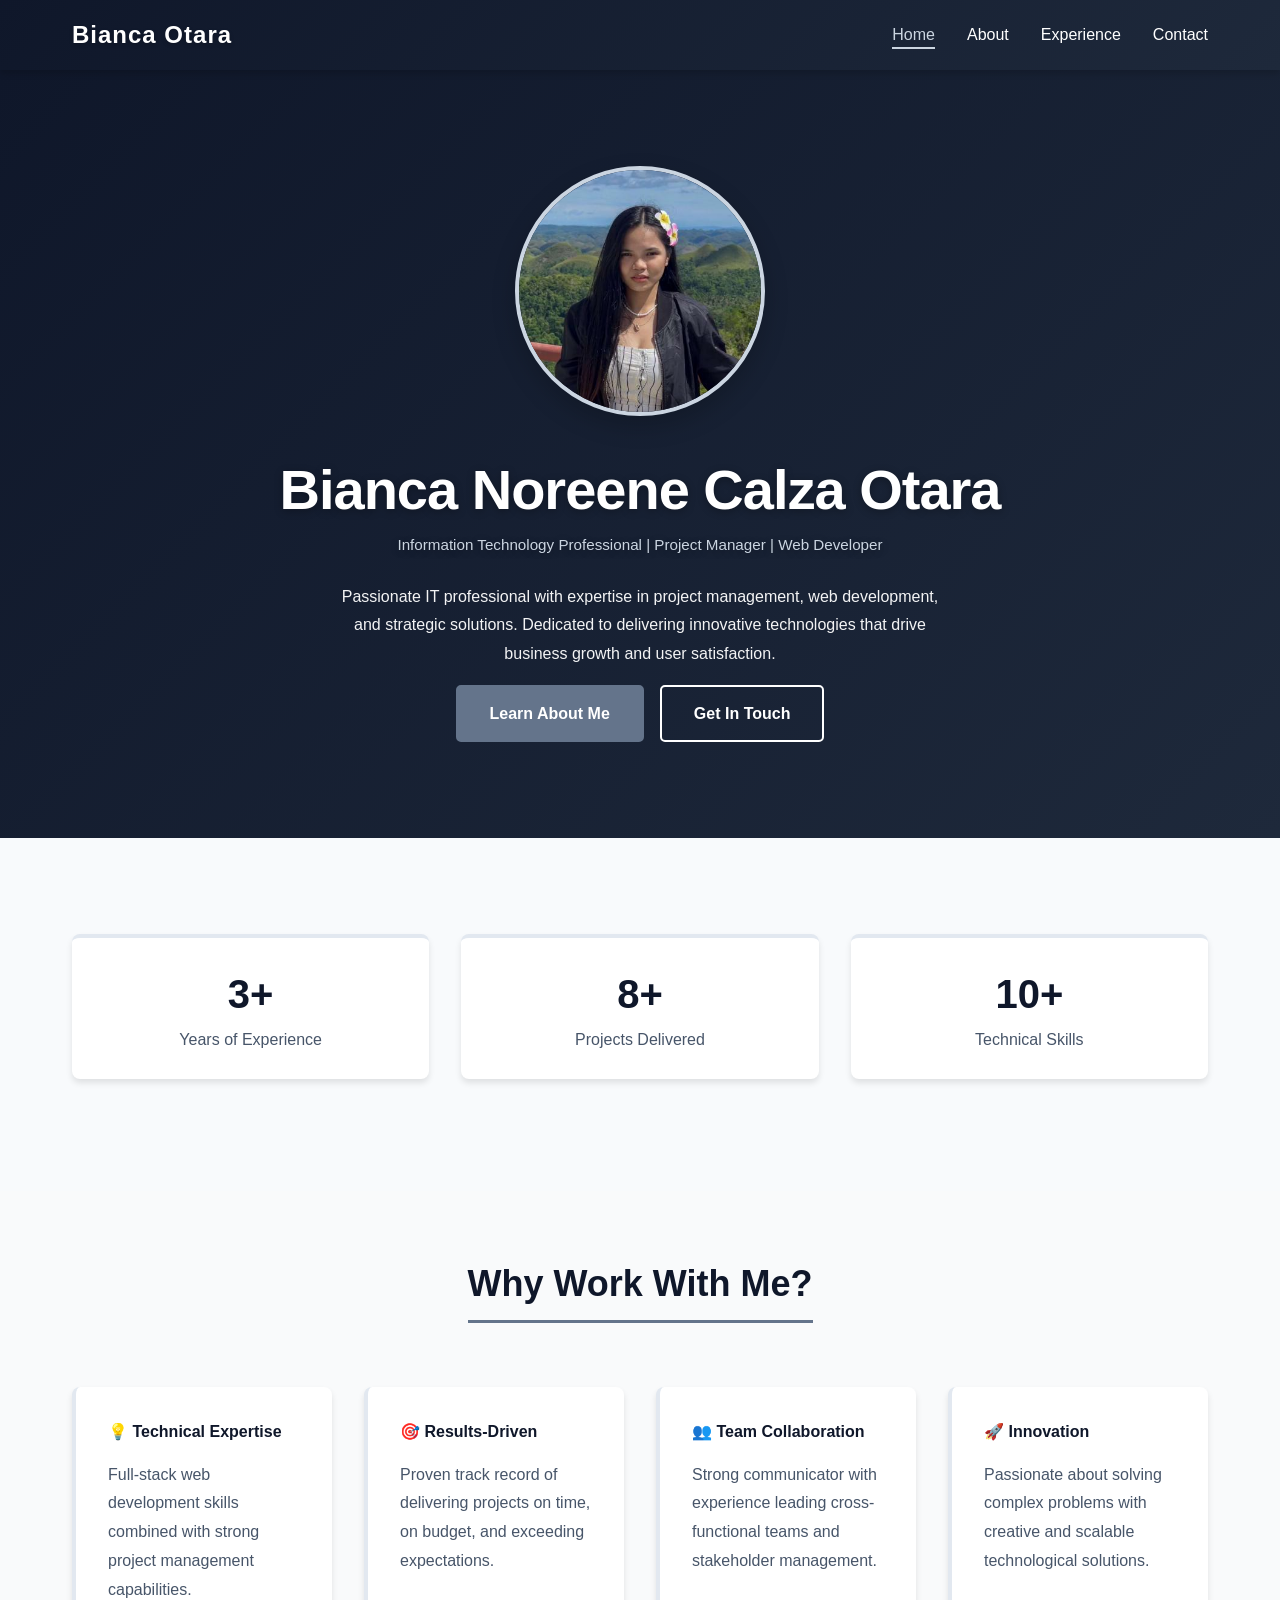
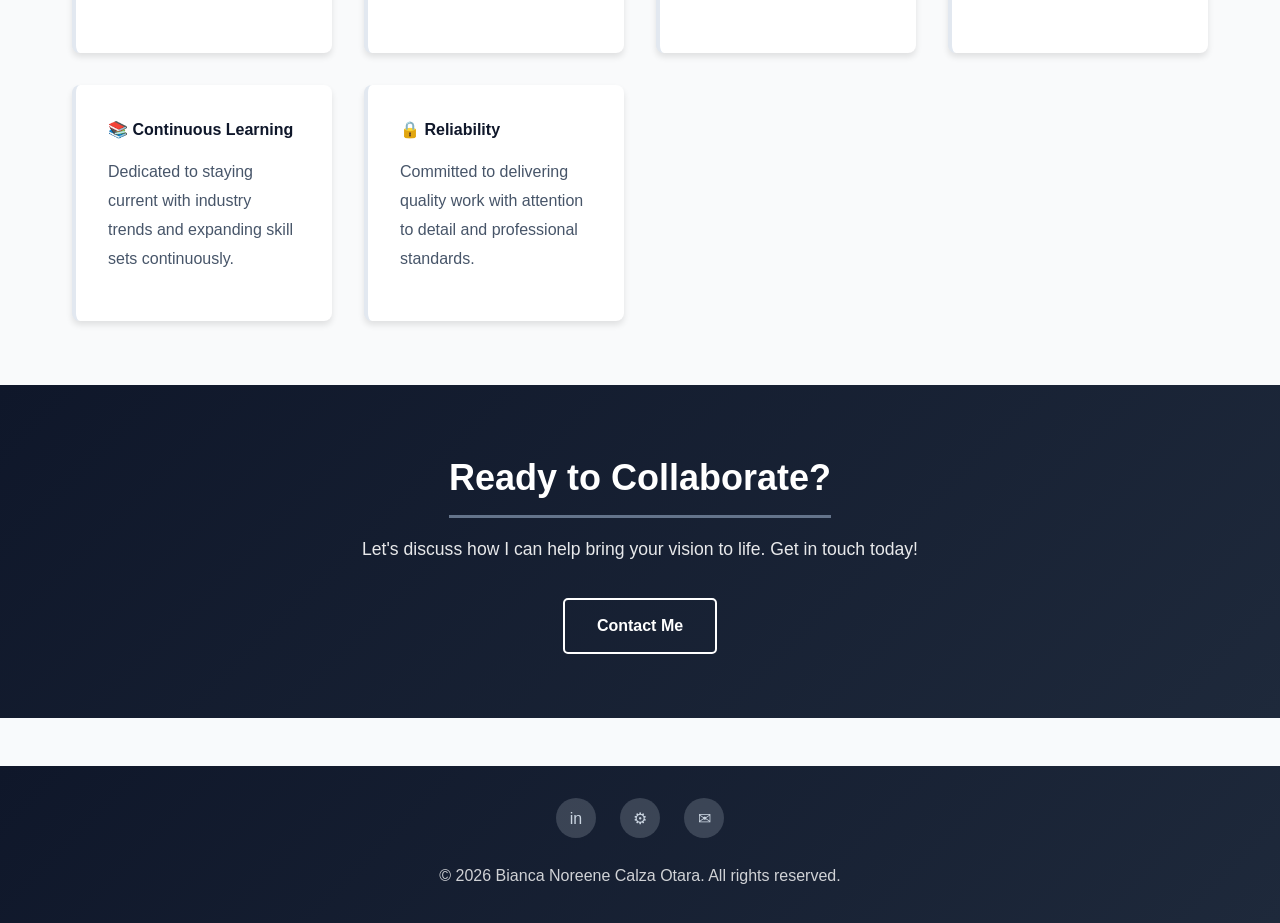
<file: index.html>
<!DOCTYPE html>
<html lang="en">
<head>
    <meta charset="UTF-8">
    <meta name="viewport" content="width=device-width, initial-scale=1.0">
    <title>Bianca Noreene Calza Otara - Portfolio</title>
    <link rel="stylesheet" href="assets/css/style.css">
</head>
<body>
    <!-- Navigation Header -->
    <header>
        <nav>
            <div class="logo">Bianca Otara</div>
            <ul class="nav-links">
                <li><a href="index.html" class="active">Home</a></li>
                <li><a href="about.html">About</a></li>
                <li><a href="projects.html">Experience</a></li>
                <li><a href="contact.html">Contact</a></li>
            </ul>
            <div class="hamburger">
                <span></span>
                <span></span>
                <span></span>
            </div>
        </nav>
    </header>

    <!-- Hero Section -->
    <section class="hero">
        <div class="hero-content">
            <!-- Professional Photo -->
            <img src="assets/img/profile.jpg?v=2" alt="Bianca Noreene Calza Otara" class="hero-photo">
            
            <h1>Bianca Noreene Calza Otara</h1>
            <p class="title" style="white-space: nowrap; overflow: hidden; text-overflow: ellipsis; font-size: 0.95rem;">Information Technology Professional | Project Manager | Web Developer</p>
            
            <p style="font-size: 1rem; color: rgba(255, 255, 255, 0.95) !important; max-width: 600px; margin: 1rem auto;">
                Passionate IT professional with expertise in project management, web development, and strategic solutions. 
                Dedicated to delivering innovative technologies that drive business growth and user satisfaction.
            </p>

            <div class="cta-buttons">
                <a href="about.html" class="btn btn-primary">Learn About Me</a>
                <a href="contact.html" class="btn btn-secondary">Get In Touch</a>
            </div>
        </div>
    </section>

    <!-- Quick Stats Section -->
    <section class="container" style="padding: 3rem 2rem 4rem 2rem;">
        <div style="display: grid; grid-template-columns: repeat(auto-fit, minmax(200px, 1fr)); gap: 2rem; margin: 3rem 0; text-align: center;">
            <div style="padding: 1.5rem; background: white; border-radius: 8px; box-shadow: 0 4px 6px rgba(0,0,0,0.1); border-top: 4px solid #e2e8f0;">
                <h3 style="color: #0f172a; font-size: 2.5rem; margin: 0;">3+</h3>
                <p style="margin: 0; color: #475569;">Years of Experience</p>
            </div>
            <div style="padding: 1.5rem; background: white; border-radius: 8px; box-shadow: 0 4px 6px rgba(0,0,0,0.1); border-top: 4px solid #e2e8f0;">
                <h3 style="color: #0f172a; font-size: 2.5rem; margin: 0;">8+</h3>
                <p style="margin: 0; color: #475569;">Projects Delivered</p>
            </div>
            <div style="padding: 1.5rem; background: white; border-radius: 8px; box-shadow: 0 4px 6px rgba(0,0,0,0.1); border-top: 4px solid #e2e8f0;">
                <h3 style="color: #0f172a; font-size: 2.5rem; margin: 0;">10+</h3>
                <p style="margin: 0; color: #475569;">Technical Skills</p>
            </div>
        </div>
    </section>

    <!-- Highlights Section -->
    <section style="background: #f9fafb;">
        <div class="container">
            <div class="section-title">
                <h2>Why Work With Me?</h2>
            </div>

            <div style="display: grid; grid-template-columns: repeat(auto-fit, minmax(250px, 1fr)); gap: 2rem;">
                <div style="background: white; padding: 2rem; border-radius: 8px; box-shadow: 0 4px 6px rgba(0,0,0,0.1); border-left: 4px solid #e2e8f0; transition: all 0.3s ease;" onmouseover="this.style.transform='translateY(-5px)'; this.style.boxShadow='0 10px 25px rgba(0,0,0,0.2)'; this.style.borderLeftColor='#64748b';" onmouseout="this.style.transform='translateY(0)'; this.style.boxShadow='0 4px 6px rgba(0,0,0,0.1)'; this.style.borderLeftColor='#e2e8f0';">
                    <h4 style="color: #0f172a; margin-top: 0; font-weight: 700;">💡 Technical Expertise</h4>
                    <p>Full-stack web development skills combined with strong project management capabilities.</p>
                </div>

                <div style="background: white; padding: 2rem; border-radius: 8px; box-shadow: 0 4px 6px rgba(0,0,0,0.1); border-left: 4px solid #e2e8f0; transition: all 0.3s ease;" onmouseover="this.style.transform='translateY(-5px)'; this.style.boxShadow='0 10px 25px rgba(0,0,0,0.2)'; this.style.borderLeftColor='#64748b';" onmouseout="this.style.transform='translateY(0)'; this.style.boxShadow='0 4px 6px rgba(0,0,0,0.1)'; this.style.borderLeftColor='#e2e8f0';">
                    <h4 style="color: #0f172a; margin-top: 0; font-weight: 700;">🎯 Results-Driven</h4>
                    <p>Proven track record of delivering projects on time, on budget, and exceeding expectations.</p>
                </div>

                <div style="background: white; padding: 2rem; border-radius: 8px; box-shadow: 0 4px 6px rgba(0,0,0,0.1); border-left: 4px solid #e2e8f0; transition: all 0.3s ease;" onmouseover="this.style.transform='translateY(-5px)'; this.style.boxShadow='0 10px 25px rgba(0,0,0,0.2)'; this.style.borderLeftColor='#64748b';" onmouseout="this.style.transform='translateY(0)'; this.style.boxShadow='0 4px 6px rgba(0,0,0,0.1)'; this.style.borderLeftColor='#e2e8f0';">
                    <h4 style="color: #0f172a; margin-top: 0; font-weight: 700;">👥 Team Collaboration</h4>
                    <p>Strong communicator with experience leading cross-functional teams and stakeholder management.</p>
                </div>

                <div style="background: white; padding: 2rem; border-radius: 8px; box-shadow: 0 4px 6px rgba(0,0,0,0.1); border-left: 4px solid #e2e8f0; transition: all 0.3s ease;" onmouseover="this.style.transform='translateY(-5px)'; this.style.boxShadow='0 10px 25px rgba(0,0,0,0.2)'; this.style.borderLeftColor='#64748b';" onmouseout="this.style.transform='translateY(0)'; this.style.boxShadow='0 4px 6px rgba(0,0,0,0.1)'; this.style.borderLeftColor='#e2e8f0';">
                    <h4 style="color: #0f172a; margin-top: 0; font-weight: 700;">🚀 Innovation</h4>
                    <p>Passionate about solving complex problems with creative and scalable technological solutions.</p>
                </div>

                <div style="background: white; padding: 2rem; border-radius: 8px; box-shadow: 0 4px 6px rgba(0,0,0,0.1); border-left: 4px solid #e2e8f0; transition: all 0.3s ease;" onmouseover="this.style.transform='translateY(-5px)'; this.style.boxShadow='0 10px 25px rgba(0,0,0,0.2)'; this.style.borderLeftColor='#64748b';" onmouseout="this.style.transform='translateY(0)'; this.style.boxShadow='0 4px 6px rgba(0,0,0,0.1)'; this.style.borderLeftColor='#e2e8f0';">
                    <h4 style="color: #0f172a; margin-top: 0; font-weight: 700;">📚 Continuous Learning</h4>
                    <p>Dedicated to staying current with industry trends and expanding skill sets continuously.</p>
                </div>

                <div style="background: white; padding: 2rem; border-radius: 8px; box-shadow: 0 4px 6px rgba(0,0,0,0.1); border-left: 4px solid #e2e8f0; transition: all 0.3s ease;" onmouseover="this.style.transform='translateY(-5px)'; this.style.boxShadow='0 10px 25px rgba(0,0,0,0.2)'; this.style.borderLeftColor='#64748b';" onmouseout="this.style.transform='translateY(0)'; this.style.boxShadow='0 4px 6px rgba(0,0,0,0.1)'; this.style.borderLeftColor='#e2e8f0';">
                    <h4 style="color: #0f172a; margin-top: 0; font-weight: 700;">🔒 Reliability</h4>
                    <p>Committed to delivering quality work with attention to detail and professional standards.</p>
                </div>
            </div>
        </div>
    </section>

    <!-- Call to Action -->
    <section style="background: linear-gradient(135deg, #0f172a 0%, #1e293b 100%); color: white; text-align: center;">
        <div class="container">
            <h2 style="color: white !important;">Ready to Collaborate?</h2>
            <p style="color: rgba(255,255,255,0.9); font-size: 1.1rem; margin-bottom: 2rem;">
                Let's discuss how I can help bring your vision to life. Get in touch today!
            </p>
            <a href="contact.html" class="btn btn-secondary">Contact Me</a>
        </div>
    </section>

    <!-- Footer -->
    <footer>
        <div class="social-links">
            <a href="https://www.linkedin.com/in/bianca-otara" target="_blank" title="LinkedIn">in</a>
            <a href="https://github.com/bnco-uic" target="_blank" title="GitHub">⚙</a>
            <a href="mailto:biancanoreeneotara@gmail.com" title="Email">✉</a>
        </div>
        <p>&copy; 2026 Bianca Noreene Calza Otara. All rights reserved.</p>
    </footer>

    <script src="assets/js/script.js"></script>
</body>
</html>
</file>
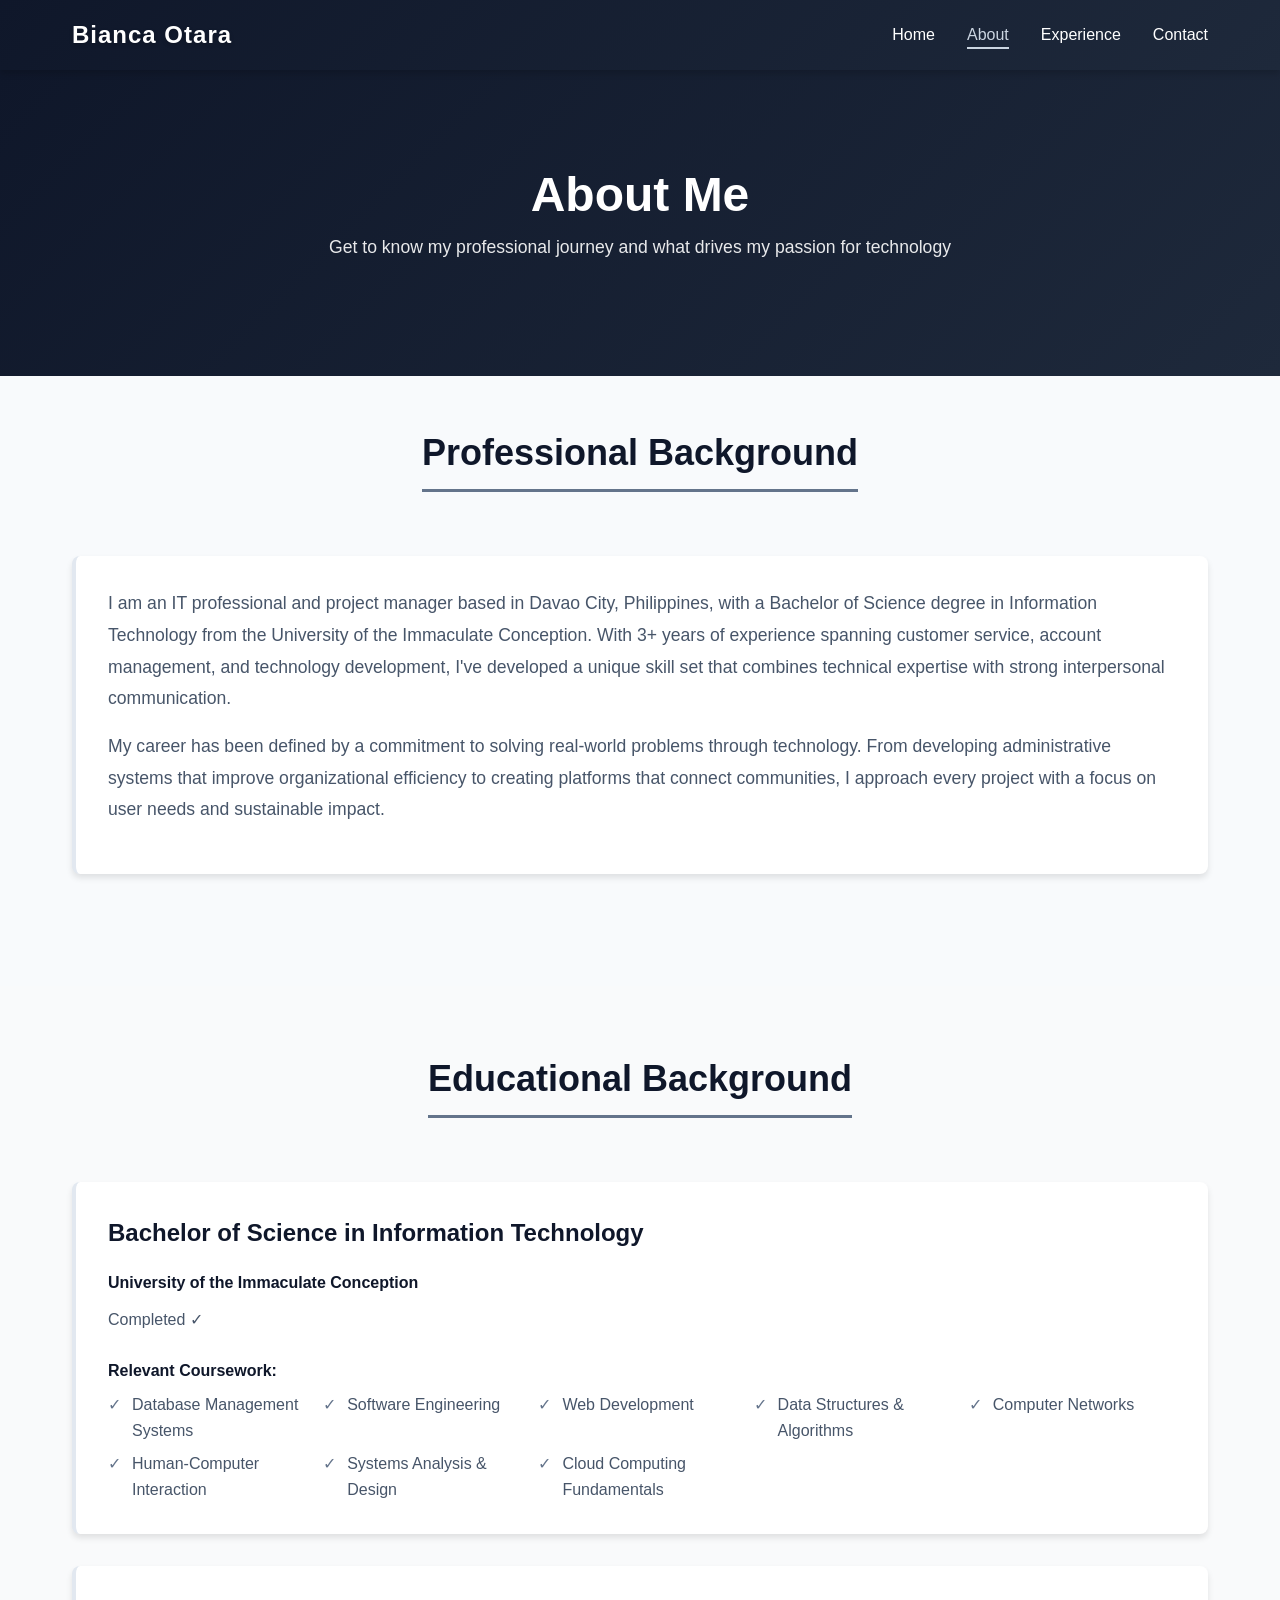
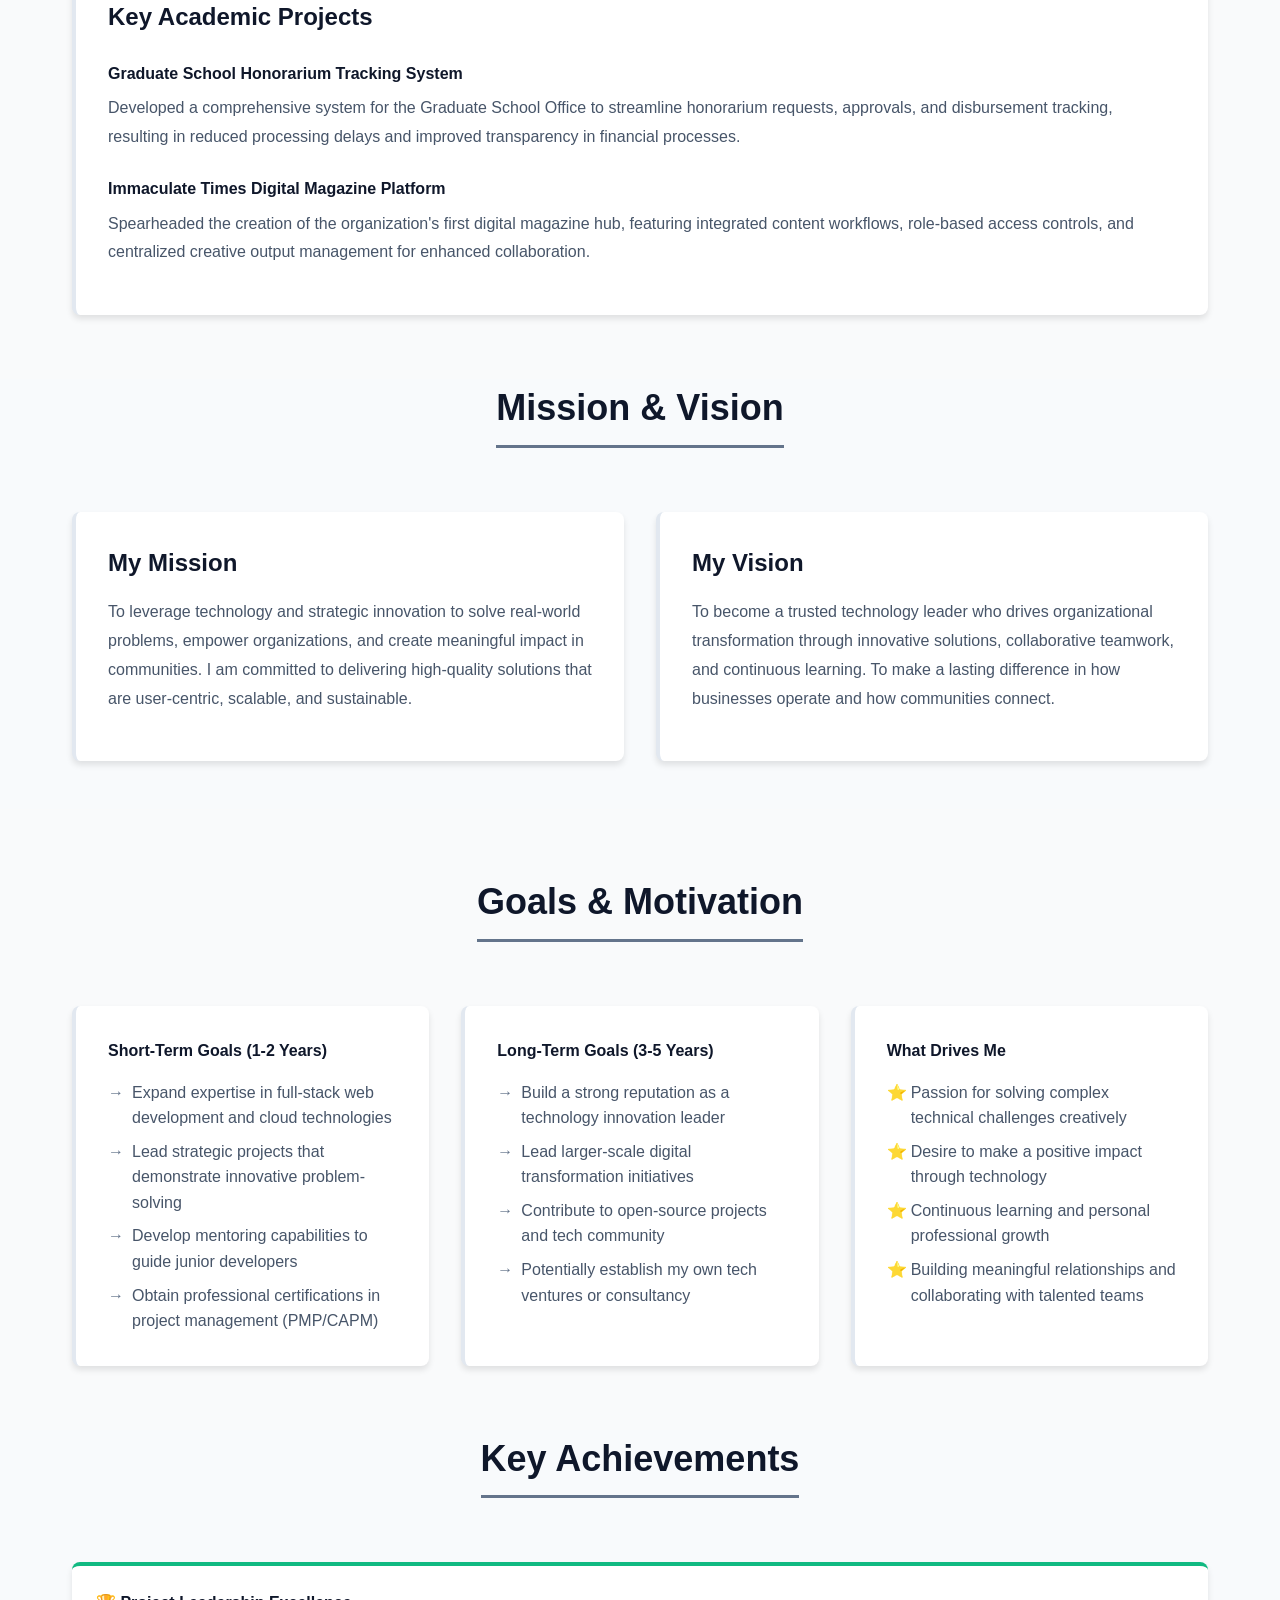
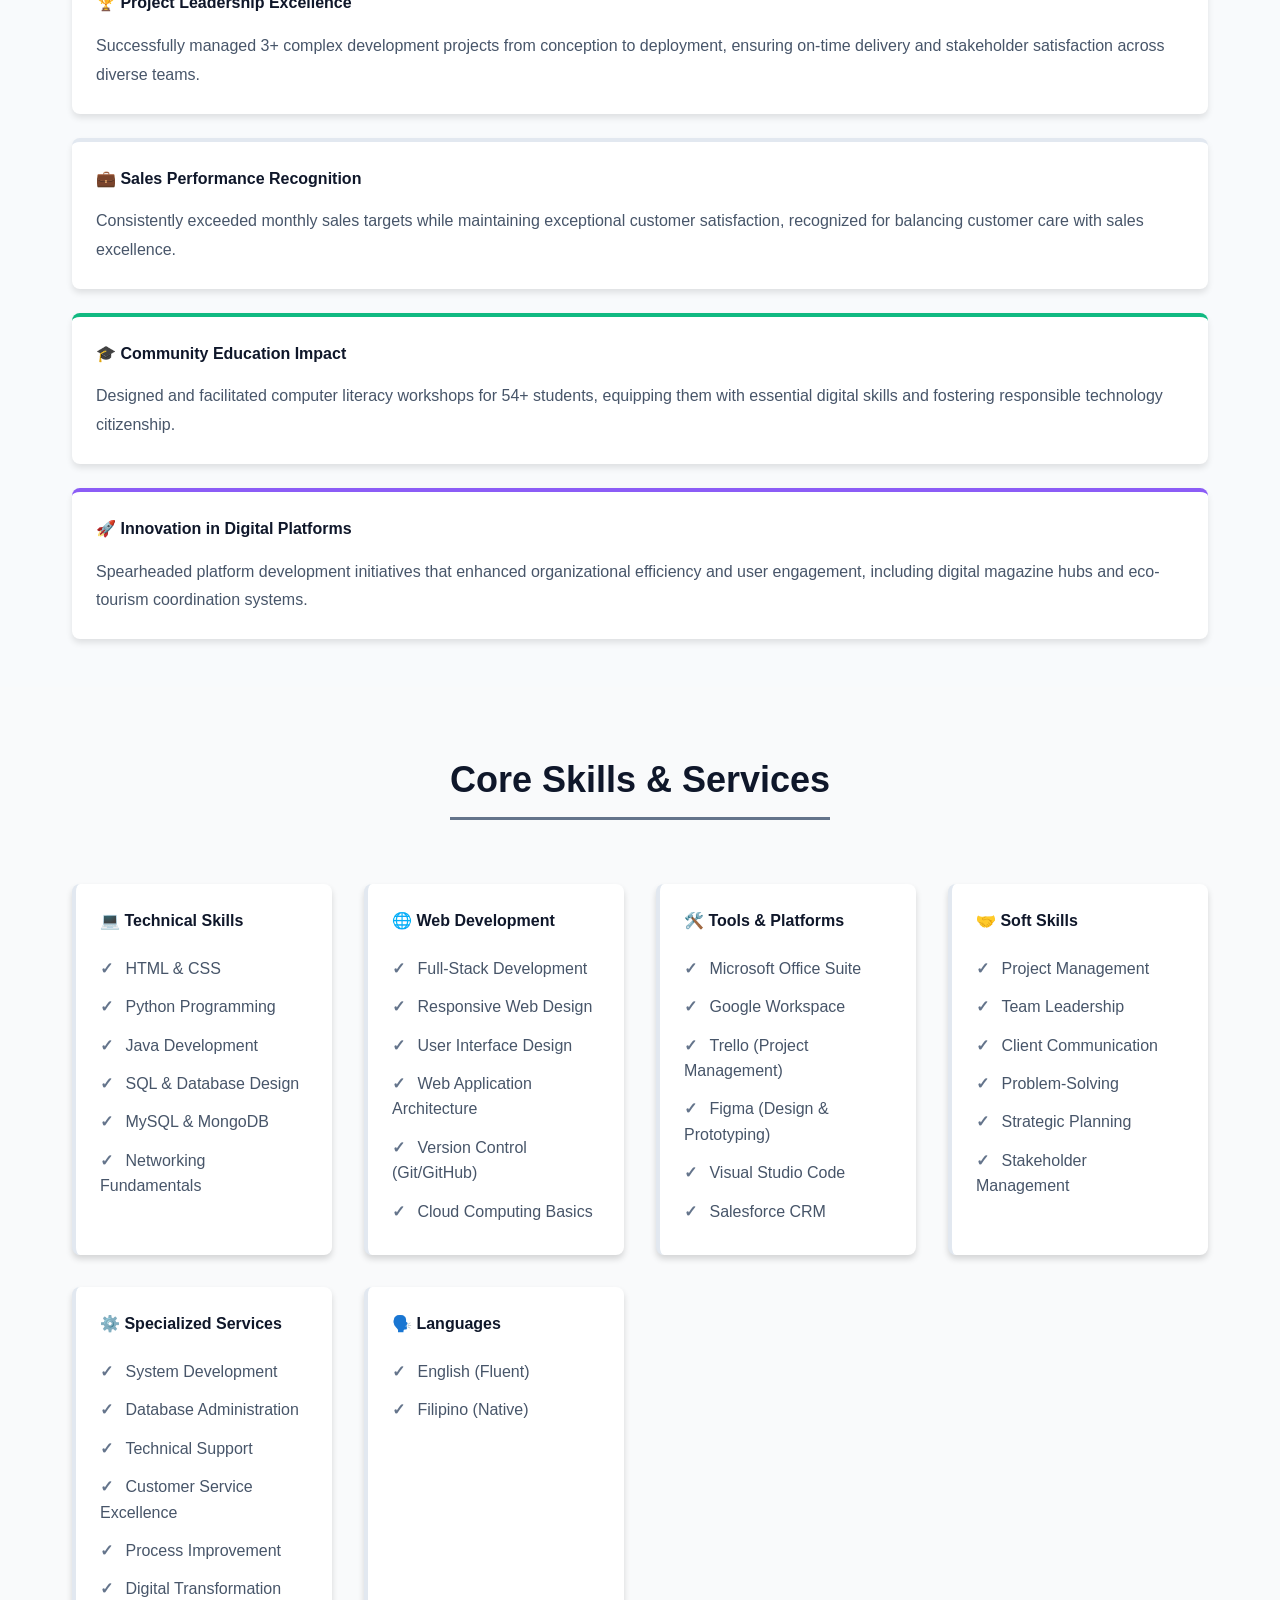
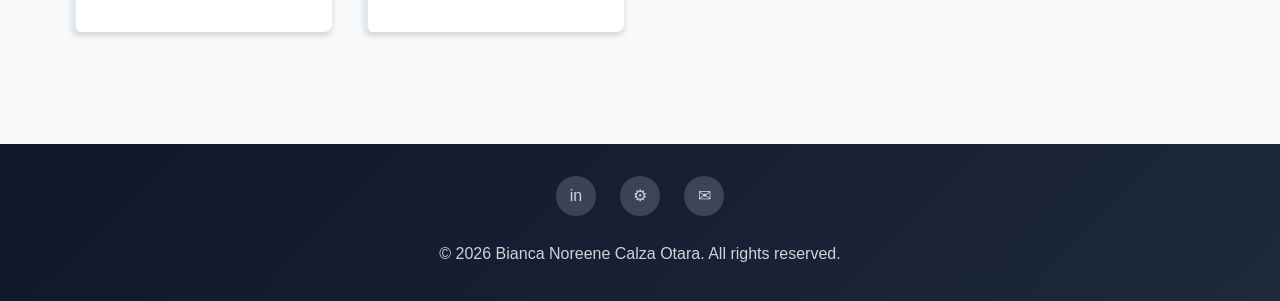
<file: about.html>
<!DOCTYPE html>
<html lang="en">
<head>
    <meta charset="UTF-8">
    <meta name="viewport" content="width=device-width, initial-scale=1.0">
    <title>About Me - Bianca Noreene Calza Otara</title>
    <link rel="stylesheet" href="assets/css/style.css">
</head>
<body>
    <!-- Navigation Header -->
    <header>
        <nav>
            <div class="logo">Bianca Otara</div>
            <ul class="nav-links">
                <li><a href="index.html">Home</a></li>
                <li><a href="about.html" class="active">About</a></li>
                <li><a href="projects.html">Experience</a></li>
                <li><a href="contact.html">Contact</a></li>
            </ul>
            <div class="hamburger">
                <span></span>
                <span></span>
                <span></span>
            </div>
        </nav>
    </header>

    <!-- About Hero Section -->
    <section style="background: linear-gradient(135deg, #0f172a 0%, #1e293b 100%); color: white; padding: 6rem 2rem; min-height: 30vh; display: flex; align-items: center; justify-content: center; text-align: center;">
        <div class="container">
            <h1 style="color: white; margin-bottom: 0.5rem;">About Me</h1>
            <p style="color: rgba(255,255,255,0.9); font-size: 1.1rem;">Get to know my professional journey and what drives my passion for technology</p>
        </div>
    </section>

    <!-- Main Content -->
    <section class="container" style="padding: 3rem 2rem 4rem 2rem;">
        <div class="section-title">
            <h2>Professional Background</h2>
        </div>

        <div style="background: white; padding: 2rem; border-radius: 8px; box-shadow: 0 4px 6px rgba(0,0,0,0.1); border-left: 4px solid #e2e8f0; margin-bottom: 3rem; transition: all 0.3s ease;" onmouseover="this.style.transform='translateY(-3px)'; this.style.boxShadow='0 10px 25px rgba(0,0,0,0.2)'; this.style.borderLeftColor='#64748b';" onmouseout="this.style.transform='translateY(0)'; this.style.boxShadow='0 4px 6px rgba(0,0,0,0.1)'; this.style.borderLeftColor='#e2e8f0';">
            <p style="font-size: 1.1rem; line-height: 1.8;">
                I am an IT professional and project manager based in Davao City, Philippines, with a Bachelor of Science 
                degree in Information Technology from the University of the Immaculate Conception. With 3+ years of experience 
                spanning customer service, account management, and technology development, I've developed a unique skill set that 
                combines technical expertise with strong interpersonal communication.
            </p>
            <p style="font-size: 1.1rem; line-height: 1.8;">
                My career has been defined by a commitment to solving real-world problems through technology. From developing 
                administrative systems that improve organizational efficiency to creating platforms that connect communities, 
                I approach every project with a focus on user needs and sustainable impact.
            </p>
        </div>
    </section>

    <!-- Education Section -->
    <section style="background: #f9fafb; padding: 4rem 2rem;">
        <div class="container">
            <div class="section-title">
                <h2>Educational Background</h2>
            </div>

            <div style="display: grid; gap: 2rem;">
                <!-- Degree -->
                <div style="background: white; padding: 2rem; border-radius: 8px; box-shadow: 0 4px 6px rgba(0,0,0,0.1); border-left: 4px solid #e2e8f0; transition: all 0.3s ease;" onmouseover="this.style.transform='translateY(-3px)'; this.style.boxShadow='0 10px 25px rgba(0,0,0,0.2)'; this.style.borderLeftColor='#64748b';" onmouseout="this.style.transform='translateY(0)'; this.style.boxShadow='0 4px 6px rgba(0,0,0,0.1)'; this.style.borderLeftColor='#e2e8f0';">
                    <h3 style="color: #0f172a; margin-top: 0; font-weight: 700;">Bachelor of Science in Information Technology</h3>
                    <p style="color: #0f172a; font-weight: 600; margin: 0.5rem 0;">University of the Immaculate Conception</p>
                    <p style="color: #475569; margin: 0;">Completed ✓</p>
                    <h4 style="margin-top: 1.5rem; margin-bottom: 0.5rem;">Relevant Coursework:</h4>
                    <ul style="list-style: none; padding: 0; display: grid; grid-template-columns: repeat(auto-fit, minmax(200px, 1fr)); gap: 0.5rem;">
                        <li style="padding-left: 1.5rem; position: relative;"><span style="color: #64748b; position: absolute; left: 0;">✓</span>Database Management Systems</li>
                        <li style="padding-left: 1.5rem; position: relative;"><span style="color: #64748b; position: absolute; left: 0;">✓</span>Software Engineering</li>
                        <li style="padding-left: 1.5rem; position: relative;"><span style="color: #64748b; position: absolute; left: 0;">✓</span>Web Development</li>
                        <li style="padding-left: 1.5rem; position: relative;"><span style="color: #64748b; position: absolute; left: 0;">✓</span>Data Structures & Algorithms</li>
                        <li style="padding-left: 1.5rem; position: relative;"><span style="color: #64748b; position: absolute; left: 0;">✓</span>Computer Networks</li>
                        <li style="padding-left: 1.5rem; position: relative;"><span style="color: #64748b; position: absolute; left: 0;">✓</span>Human-Computer Interaction</li>
                        <li style="padding-left: 1.5rem; position: relative;"><span style="color: #64748b; position: absolute; left: 0;">✓</span>Systems Analysis & Design</li>
                        <li style="padding-left: 1.5rem; position: relative;"><span style="color: #64748b; position: absolute; left: 0;">✓</span>Cloud Computing Fundamentals</li>
                    </ul>
                </div>

                <!-- Key Academic Achievements -->
                <div style="background: white; padding: 2rem; border-radius: 8px; box-shadow: 0 4px 6px rgba(0,0,0,0.1); border-left: 4px solid #e2e8f0;">
                    <h3 style="color: #0f172a; margin-top: 0; font-weight: 700;">Key Academic Projects</h3>
                    
                    <h4 style="color: #0f172a; margin-bottom: 0.5rem; margin-top: 1.5rem; font-weight: 700;">Graduate School Honorarium Tracking System</h4>
                    <p style="color: #475569; margin-bottom: 0.5rem;">
                        Developed a comprehensive system for the Graduate School Office to streamline honorarium requests, 
                        approvals, and disbursement tracking, resulting in reduced processing delays and improved transparency in financial processes.
                    </p>

                    <h4 style="color: #0f172a; margin-bottom: 0.5rem; margin-top: 1.5rem; font-weight: 700;">Immaculate Times Digital Magazine Platform</h4>
                    <p style="color: #475569;">
                        Spearheaded the creation of the organization's first digital magazine hub, featuring integrated content workflows, 
                        role-based access controls, and centralized creative output management for enhanced collaboration.
                    </p>
                </div>
            </div>
        </div>
    </section>

    <!-- Mission & Vision -->
    <section class="container">
        <div class="section-title">
            <h2>Mission & Vision</h2>
        </div>

        <div style="display: grid; grid-template-columns: 1fr 1fr; gap: 2rem; margin-bottom: 3rem;">
            <div style="background: white; padding: 2rem; border-radius: 8px; box-shadow: 0 4px 6px rgba(0,0,0,0.1); border-left: 4px solid #e2e8f0; transition: all 0.3s ease;" onmouseover="this.style.transform='translateY(-5px)'; this.style.boxShadow='0 10px 25px rgba(0,0,0,0.2)'; this.style.borderLeftColor='#64748b';" onmouseout="this.style.transform='translateY(0)'; this.style.boxShadow='0 4px 6px rgba(0,0,0,0.1)'; this.style.borderLeftColor='#e2e8f0';">
                <h3 style="color: #0f172a; margin-top: 0; font-weight: 700;">My Mission</h3>
                <p style="color: #475569; line-height: 1.8;">
                    To leverage technology and strategic innovation to solve real-world problems, empower organizations, 
                    and create meaningful impact in communities. I am committed to delivering high-quality solutions that 
                    are user-centric, scalable, and sustainable.
                </p>
            </div>

            <div style="background: white; padding: 2rem; border-radius: 8px; box-shadow: 0 4px 6px rgba(0,0,0,0.1); border-left: 4px solid #e2e8f0; transition: all 0.3s ease;" onmouseover="this.style.transform='translateY(-5px)'; this.style.boxShadow='0 10px 25px rgba(0,0,0,0.2)'; this.style.borderLeftColor='#64748b';" onmouseout="this.style.transform='translateY(0)'; this.style.boxShadow='0 4px 6px rgba(0,0,0,0.1)'; this.style.borderLeftColor='#e2e8f0';">
                <h3 style="color: #0f172a; margin-top: 0; font-weight: 700;">My Vision</h3>
                <p style="color: #475569; line-height: 1.8;">
                    To become a trusted technology leader who drives organizational transformation through innovative solutions, 
                    collaborative teamwork, and continuous learning. To make a lasting difference in how businesses operate and 
                    how communities connect.
                </p>
            </div>
        </div>
    </section>

    <!-- Goals & Motivation -->
    <section style="background: #f9fafb; padding: 4rem 2rem;">
        <div class="container">
            <div class="section-title">
                <h2>Goals & Motivation</h2>
            </div>

            <div style="display: grid; grid-template-columns: repeat(auto-fit, minmax(280px, 1fr)); gap: 2rem;">
                <div style="background: white; padding: 2rem; border-radius: 8px; box-shadow: 0 4px 6px rgba(0,0,0,0.1); border-left: 4px solid #e2e8f0; transition: all 0.3s ease;" onmouseover="this.style.transform='translateY(-3px)'; this.style.boxShadow='0 10px 25px rgba(0,0,0,0.2)'; this.style.borderLeftColor='#64748b';" onmouseout="this.style.transform='translateY(0)'; this.style.boxShadow='0 4px 6px rgba(0,0,0,0.1)'; this.style.borderLeftColor='#e2e8f0';">
                    <h4 style="color: #0f172a; margin-top: 0; font-weight: 700;">Short-Term Goals (1-2 Years)</h4>
                    <ul style="list-style: none; padding: 0;">
                        <li style="padding-left: 1.5rem; margin-bottom: 0.5rem; position: relative;">
                            <span style="color: #64748b; position: absolute; left: 0;">→</span>
                            Expand expertise in full-stack web development and cloud technologies
                        </li>
                        <li style="padding-left: 1.5rem; margin-bottom: 0.5rem; position: relative;">
                            <span style="color: #64748b; position: absolute; left: 0;">→</span>
                            Lead strategic projects that demonstrate innovative problem-solving
                        </li>
                        <li style="padding-left: 1.5rem; margin-bottom: 0.5rem; position: relative;">
                            <span style="color: #64748b; position: absolute; left: 0;">→</span>
                            Develop mentoring capabilities to guide junior developers
                        </li>
                        <li style="padding-left: 1.5rem; position: relative;">
                            <span style="color: #64748b; position: absolute; left: 0;">→</span>
                            Obtain professional certifications in project management (PMP/CAPM)
                        </li>
                    </ul>
                </div>

                <div style="background: white; padding: 2rem; border-radius: 8px; box-shadow: 0 4px 6px rgba(0,0,0,0.1); border-left: 4px solid #e2e8f0; transition: all 0.3s ease;" onmouseover="this.style.transform='translateY(-3px)'; this.style.boxShadow='0 10px 25px rgba(0,0,0,0.2)'; this.style.borderLeftColor='#64748b';" onmouseout="this.style.transform='translateY(0)'; this.style.boxShadow='0 4px 6px rgba(0,0,0,0.1)'; this.style.borderLeftColor='#e2e8f0';">
                    <h4 style="color: #0f172a; margin-top: 0; font-weight: 700;">Long-Term Goals (3-5 Years)</h4>
                    <ul style="list-style: none; padding: 0;">
                        <li style="padding-left: 1.5rem; margin-bottom: 0.5rem; position: relative;">
                            <span style="color: #64748b; position: absolute; left: 0;">→</span>
                            Build a strong reputation as a technology innovation leader
                        </li>
                        <li style="padding-left: 1.5rem; margin-bottom: 0.5rem; position: relative;">
                            <span style="color: #64748b; position: absolute; left: 0;">→</span>
                            Lead larger-scale digital transformation initiatives
                        </li>
                        <li style="padding-left: 1.5rem; margin-bottom: 0.5rem; position: relative;">
                            <span style="color: #64748b; position: absolute; left: 0;">→</span>
                            Contribute to open-source projects and tech community
                        </li>
                        <li style="padding-left: 1.5rem; position: relative;">
                            <span style="color: #64748b; position: absolute; left: 0;">→</span>
                            Potentially establish my own tech ventures or consultancy
                        </li>
                    </ul>
                </div>

                <div style="background: white; padding: 2rem; border-radius: 8px; box-shadow: 0 4px 6px rgba(0,0,0,0.1); border-left: 4px solid #e2e8f0; transition: all 0.3s ease;" onmouseover="this.style.transform='translateY(-3px)'; this.style.boxShadow='0 10px 25px rgba(0,0,0,0.2)'; this.style.borderLeftColor='#64748b';" onmouseout="this.style.transform='translateY(0)'; this.style.boxShadow='0 4px 6px rgba(0,0,0,0.1)'; this.style.borderLeftColor='#e2e8f0';">
                    <h4 style="color: #0f172a; margin-top: 0; font-weight: 700;">What Drives Me</h4>
                    <ul style="list-style: none; padding: 0;">
                        <li style="padding-left: 1.5rem; margin-bottom: 0.5rem; position: relative;">
                            <span style="color: #64748b; position: absolute; left: 0;">⭐</span>
                            Passion for solving complex technical challenges creatively
                        </li>
                        <li style="padding-left: 1.5rem; margin-bottom: 0.5rem; position: relative;">
                            <span style="color: #64748b; position: absolute; left: 0;">⭐</span>
                            Desire to make a positive impact through technology
                        </li>
                        <li style="padding-left: 1.5rem; margin-bottom: 0.5rem; position: relative;">
                            <span style="color: #64748b; position: absolute; left: 0;">⭐</span>
                            Continuous learning and personal professional growth
                        </li>
                        <li style="padding-left: 1.5rem; position: relative;">
                            <span style="color: #64748b; position: absolute; left: 0;">⭐</span>
                            Building meaningful relationships and collaborating with talented teams
                        </li>
                    </ul>
                </div>
            </div>
        </div>
    </section>

    <!-- Key Achievements -->
    <section class="container">
        <div class="section-title">
            <h2>Key Achievements</h2>
        </div>

        <div style="display: grid; gap: 1.5rem; margin-bottom: 3rem;">
            <div style="background: white; padding: 1.5rem; border-radius: 8px; box-shadow: 0 4px 6px rgba(0,0,0,0.1); border-top: 4px solid #10b981;">
                <h4 style="color: #0f172a; margin-top: 0; font-weight: 700;">🏆 Project Leadership Excellence</h4>
                <p style="margin: 0;">Successfully managed 3+ complex development projects from conception to deployment, 
                ensuring on-time delivery and stakeholder satisfaction across diverse teams.</p>
            </div>

            <div style="background: white; padding: 1.5rem; border-radius: 8px; box-shadow: 0 4px 6px rgba(0,0,0,0.1); border-top: 4px solid #e2e8f0;">
                <h4 style="color: #0f172a; margin-top: 0; font-weight: 700;">💼 Sales Performance Recognition</h4>
                <p style="margin: 0;">Consistently exceeded monthly sales targets while maintaining exceptional customer satisfaction, 
                recognized for balancing customer care with sales excellence.</p>
            </div>

            <div style="background: white; padding: 1.5rem; border-radius: 8px; box-shadow: 0 4px 6px rgba(0,0,0,0.1); border-top: 4px solid #10b981;">
                <h4 style="color: #0f172a; margin-top: 0; font-weight: 700;">🎓 Community Education Impact</h4>
                <p style="margin: 0;">Designed and facilitated computer literacy workshops for 54+ students, equipping them 
                with essential digital skills and fostering responsible technology citizenship.</p>
            </div>

            <div style="background: white; padding: 1.5rem; border-radius: 8px; box-shadow: 0 4px 6px rgba(0,0,0,0.1); border-top: 4px solid #8b5cf6;">
                <h4 style="color: #0f172a; margin-top: 0; font-weight: 700;">🚀 Innovation in Digital Platforms</h4>
                <p style="margin: 0;">Spearheaded platform development initiatives that enhanced organizational efficiency 
                and user engagement, including digital magazine hubs and eco-tourism coordination systems.</p>
            </div>
        </div>
    </section>

    <!-- Skills & Services -->
    <section style="background: #f9fafb; padding: 4rem 2rem;">
        <div class="container">
            <div class="section-title">
                <h2>Core Skills & Services</h2>
            </div>

            <div class="skills-grid">
                <!-- Technical Skills -->
                <div class="skill-category">
                    <h4>💻 Technical Skills</h4>
                    <ul>
                        <li>HTML & CSS</li>
                        <li>Python Programming</li>
                        <li>Java Development</li>
                        <li>SQL & Database Design</li>
                        <li>MySQL & MongoDB</li>
                        <li>Networking Fundamentals</li>
                    </ul>
                </div>

                <!-- Web & Development -->
                <div class="skill-category">
                    <h4>🌐 Web Development</h4>
                    <ul>
                        <li>Full-Stack Development</li>
                        <li>Responsive Web Design</li>
                        <li>User Interface Design</li>
                        <li>Web Application Architecture</li>
                        <li>Version Control (Git/GitHub)</li>
                        <li>Cloud Computing Basics</li>
                    </ul>
                </div>

                <!-- Tools & Platforms -->
                <div class="skill-category">
                    <h4>🛠️ Tools & Platforms</h4>
                    <ul>
                        <li>Microsoft Office Suite</li>
                        <li>Google Workspace</li>
                        <li>Trello (Project Management)</li>
                        <li>Figma (Design & Prototyping)</li>
                        <li>Visual Studio Code</li>
                        <li>Salesforce CRM</li>
                    </ul>
                </div>

                <!-- Soft Skills -->
                <div class="skill-category">
                    <h4>🤝 Soft Skills</h4>
                    <ul>
                        <li>Project Management</li>
                        <li>Team Leadership</li>
                        <li>Client Communication</li>
                        <li>Problem-Solving</li>
                        <li>Strategic Planning</li>
                        <li>Stakeholder Management</li>
                    </ul>
                </div>

                <!-- Specialized Services -->
                <div class="skill-category">
                    <h4>⚙️ Specialized Services</h4>
                    <ul>
                        <li>System Development</li>
                        <li>Database Administration</li>
                        <li>Technical Support</li>
                        <li>Customer Service Excellence</li>
                        <li>Process Improvement</li>
                        <li>Digital Transformation</li>
                    </ul>
                </div>

                <!-- Languages -->
                <div class="skill-category">
                    <h4>🗣️ Languages</h4>
                    <ul>
                        <li>English (Fluent)</li>
                        <li>Filipino (Native)</li>
                    </ul>
                </div>
            </div>
        </div>
    </section>

    <!-- Footer -->
    <footer>
        <div class="social-links">
            <a href="https://www.linkedin.com/in/bianca-otara" target="_blank" title="LinkedIn">in</a>
            <a href="https://github.com/bnco-uic" target="_blank" title="GitHub">⚙</a>
            <a href="mailto:biancanoreeneotara@gmail.com" title="Email">✉</a>
        </div>
        <p>&copy; 2026 Bianca Noreene Calza Otara. All rights reserved.</p>
    </footer>

    <script src="assets/js/script.js"></script>
</body>
</html>
</file>
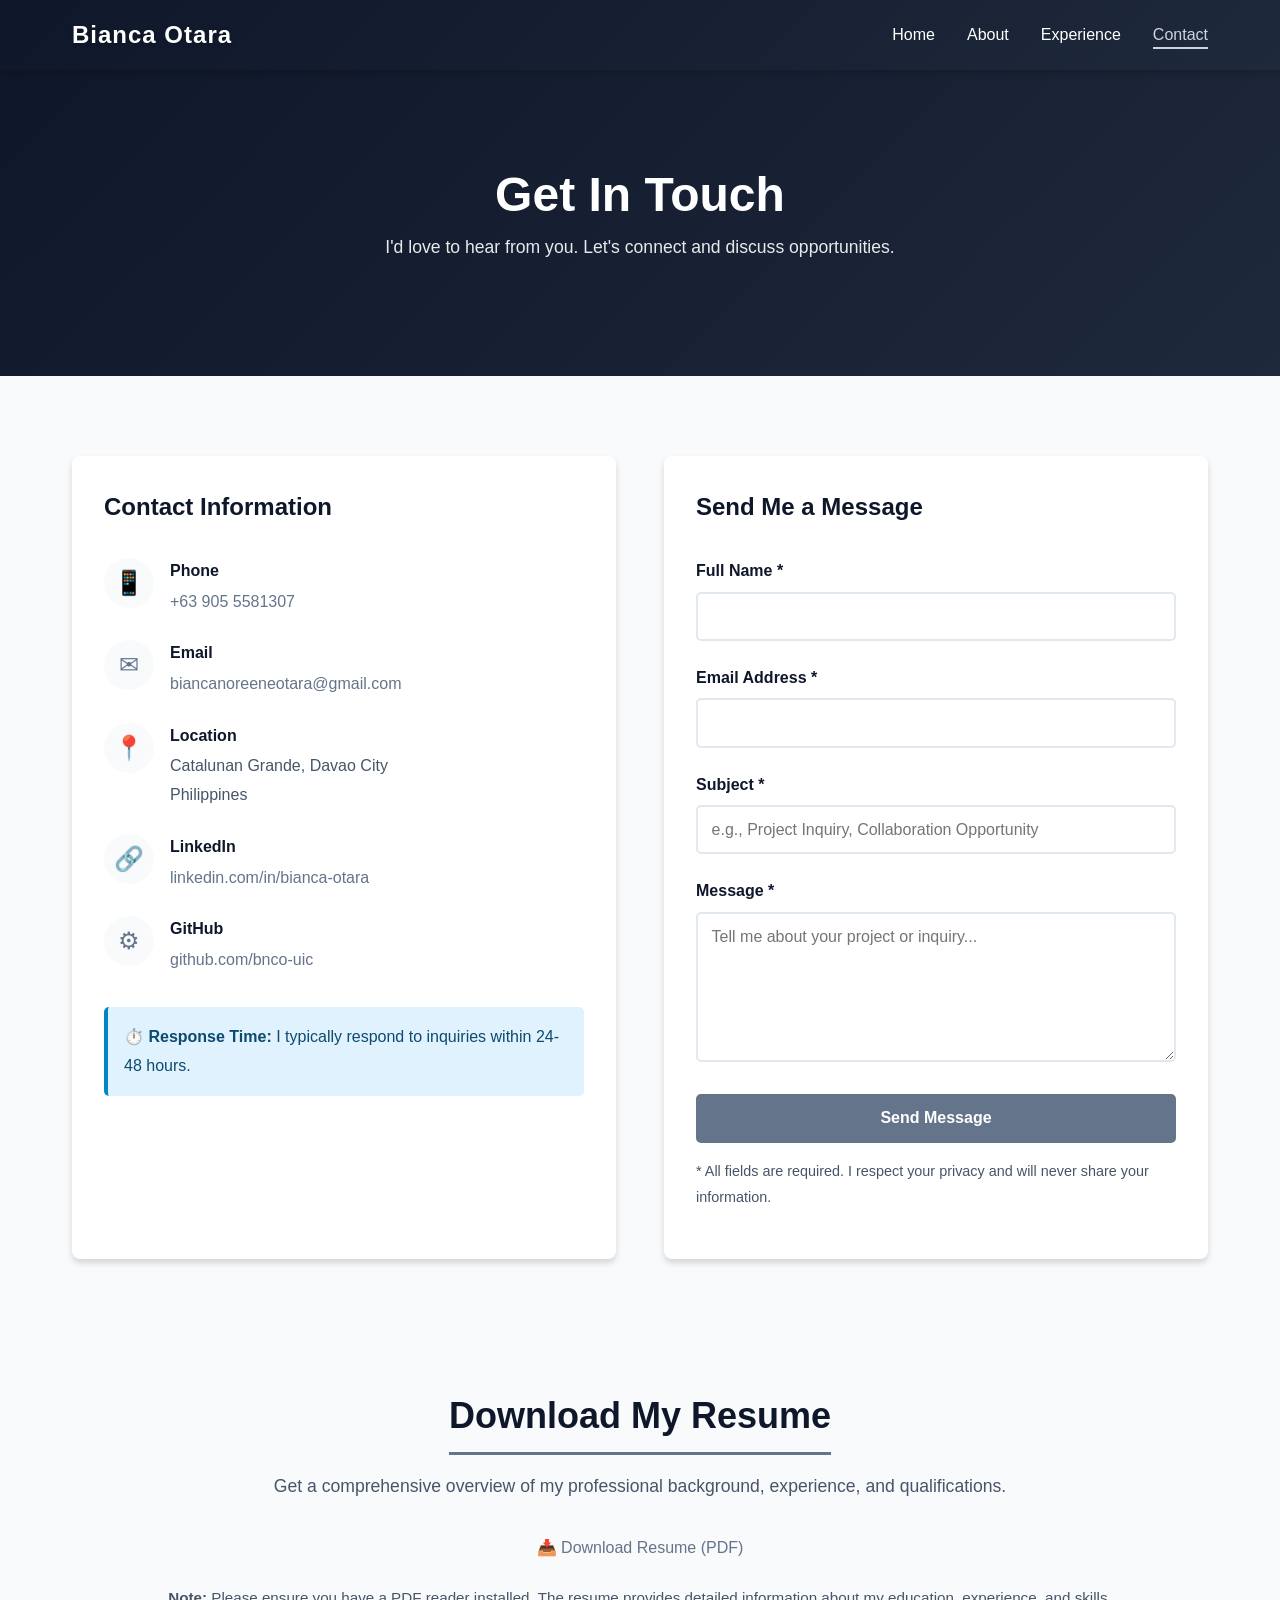
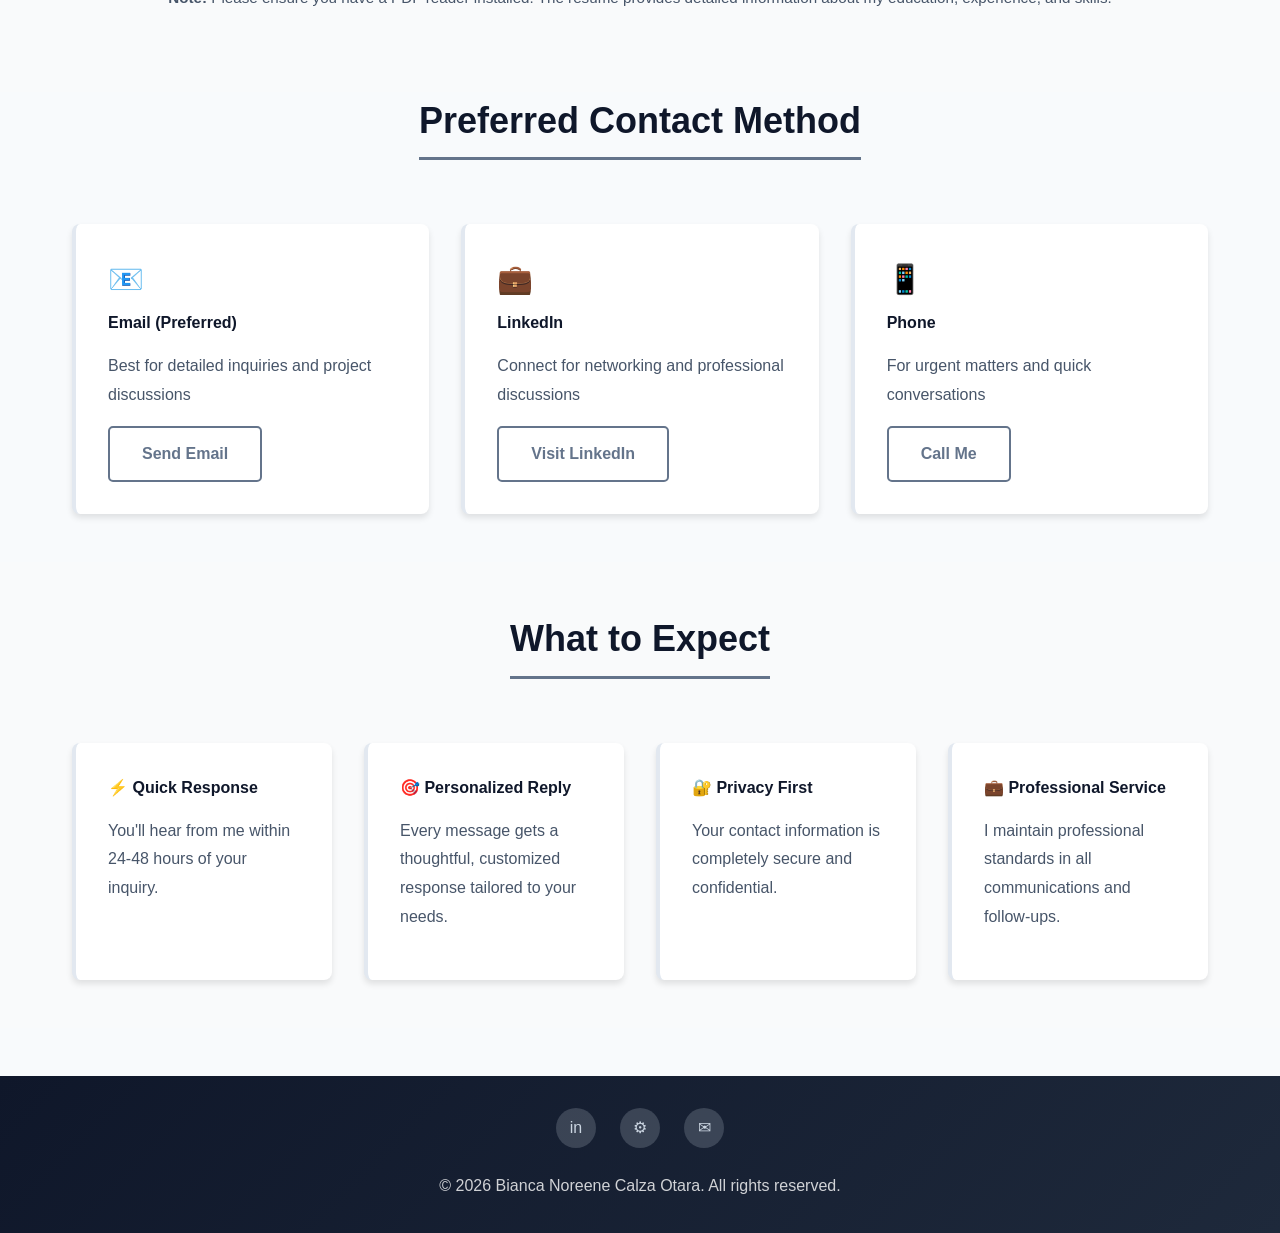
<file: contact.html>
<!DOCTYPE html>
<html lang="en">
<head>
    <meta charset="UTF-8">
    <meta name="viewport" content="width=device-width, initial-scale=1.0">
    <title>Contact - Bianca Noreene Calza Otara</title>
    <link rel="stylesheet" href="assets/css/style.css">
</head>
<body>
    <!-- Navigation Header -->
    <header>
        <nav>
            <div class="logo">Bianca Otara</div>
            <ul class="nav-links">
                <li><a href="index.html">Home</a></li>
                <li><a href="about.html">About</a></li>
                <li><a href="projects.html">Experience</a></li>
                <li><a href="contact.html" class="active">Contact</a></li>
            </ul>
            <div class="hamburger">
                <span></span>
                <span></span>
                <span></span>
            </div>
        </nav>
    </header>

    <!-- Page Hero Section -->
    <section style="background: linear-gradient(135deg, #0f172a 0%, #1e293b 100%); color: white; padding: 6rem 2rem; min-height: 30vh; display: flex; align-items: center; justify-content: center; text-align: center;">
        <div class="container">
            <h1 style="color: white; margin-bottom: 0.5rem;">Get In Touch</h1>
            <p style="color: rgba(255,255,255,0.9); font-size: 1.1rem;">I'd love to hear from you. Let's connect and discuss opportunities.</p>
        </div>
    </section>

    <!-- Contact Content Section -->
    <section class="container" style="padding: 3rem 2rem 4rem 2rem;">
        <div class="contact-content">
            <!-- Contact Information -->
            <div class="contact-info">
                <h3 style="color: #0f172a; margin-top: 0; margin-bottom: 2rem; font-weight: 700;">Contact Information</h3>

                <!-- Phone -->
                <div class="contact-item">
                    <div class="contact-icon">📱</div>
                    <div class="contact-text">
                        <h4 style="margin-top: 0;">Phone</h4>
                        <p><a href="tel:+639055581307">+63 905 5581307</a></p>
                    </div>
                </div>

                <!-- Email -->
                <div class="contact-item">
                    <div class="contact-icon">✉</div>
                    <div class="contact-text">
                        <h4 style="margin-top: 0;">Email</h4>
                        <p><a href="mailto:biancanoreeneotara@gmail.com">biancanoreeneotara@gmail.com</a></p>
                    </div>
                </div>

                <!-- Location -->
                <div class="contact-item">
                    <div class="contact-icon">📍</div>
                    <div class="contact-text">
                        <h4 style="margin-top: 0;">Location</h4>
                        <p>Catalunan Grande, Davao City<br>Philippines</p>
                    </div>
                </div>

                <!-- LinkedIn -->
                <div class="contact-item">
                    <div class="contact-icon">🔗</div>
                    <div class="contact-text">
                        <h4 style="margin-top: 0;">LinkedIn</h4>
                        <p><a href="https://www.linkedin.com/in/bianca-otara" target="_blank">linkedin.com/in/bianca-otara</a></p>
                    </div>
                </div>

                <!-- GitHub -->
                <div class="contact-item">
                    <div class="contact-icon">⚙</div>
                    <div class="contact-text">
                        <h4 style="margin-top: 0;">GitHub</h4>
                        <p><a href="https://github.com/bnco-uic" target="_blank">github.com/bnco-uic</a></p>
                    </div>
                </div>

                <!-- Response Time -->
                <div style="background: #e0f2fe; border-left: 4px solid #0284c7; padding: 1rem; border-radius: 5px; margin-top: 2rem;">
                    <p style="margin: 0; color: #0c4a6e;"><strong>⏱️ Response Time:</strong> I typically respond to inquiries within 24-48 hours.</p>
                </div>
            </div>

            <!-- Contact Form -->
            <div class="contact-form">
                <h3 style="color: #0f172a; margin-top: 0; margin-bottom: 2rem; font-weight: 700;">Send Me a Message</h3>

                <!-- Success Message -->
                <div class="success-message" style="background-color: #d1fae5; color: #065f46; padding: 1rem; border-radius: 5px; margin-bottom: 1.5rem; display: none;">
                    Thank you for your message! I will get back to you soon.
                </div>

                <!-- Error Message -->
                <div class="error-message" style="background-color: #fee2e2; color: #991b1b; padding: 1rem; border-radius: 5px; margin-bottom: 1.5rem; display: none;">
                    Please check the form and try again.
                </div>

                <form id="contactForm">
                    <!-- Name Field -->
                    <div class="form-group">
                        <label for="name">Full Name *</label>
                        <input type="text" id="name" name="name" required>
                    </div>

                    <!-- Email Field -->
                    <div class="form-group">
                        <label for="email">Email Address *</label>
                        <input type="email" id="email" name="email" required>
                    </div>

                    <!-- Subject Field -->
                    <div class="form-group">
                        <label for="subject">Subject *</label>
                        <input type="text" id="subject" name="subject" placeholder="e.g., Project Inquiry, Collaboration Opportunity" required>
                    </div>

                    <!-- Message Field -->
                    <div class="form-group">
                        <label for="message">Message *</label>
                        <textarea id="message" name="message" placeholder="Tell me about your project or inquiry..." required></textarea>
                    </div>

                    <!-- Submit Button -->
                    <button type="submit" class="btn btn-primary form-submit">Send Message</button>
                </form>

                <p style="font-size: 0.9rem; color: #475569; margin-top: 1rem;">
                    * All fields are required. I respect your privacy and will never share your information.
                </p>
            </div>
        </div>
    </section>

    <!-- Resume Download Section -->
    <section style="background: #f9fafb; padding: 4rem 2rem;">
        <div class="container" style="text-align: center;">
            <h2 style="margin-bottom: 1rem;">Download My Resume</h2>
            <p style="color: #475569; margin-bottom: 2rem; font-size: 1.1rem;">
                Get a comprehensive overview of my professional background, experience, and qualifications.
            </p>

            <a href="assets/resume.pdf" download className="btn btn-primary" style="display: inline-block;">
                📥 Download Resume (PDF)
            </a>

            <p style="color: #475569; margin-top: 1.5rem; font-size: 0.95rem;">
                <strong>Note:</strong> Please ensure you have a PDF reader installed. The resume provides detailed information about my education, experience, and skills.
            </p>
        </div>
    </section>

    <!-- Alternative Contact Methods -->
    <section class="container">
        <div class="section-title">
            <h2>Preferred Contact Method</h2>
        </div>

        <div style="display: grid; grid-template-columns: repeat(auto-fit, minmax(250px, 1fr)); gap: 2rem; margin-bottom: 3rem;">
            <div style="background: white; padding: 2rem; border-radius: 8px; box-shadow: 0 4px 6px rgba(0,0,0,0.1); border-left: 4px solid #e2e8f0; transition: all 0.3s ease;" onmouseover="this.style.transform='translateY(-5px)'; this.style.boxShadow='0 10px 25px rgba(0,0,0,0.2)'; this.style.borderLeftColor='#64748b';" onmouseout="this.style.transform='translateY(0)'; this.style.boxShadow='0 4px 6px rgba(0,0,0,0.1)'; this.style.borderLeftColor='#e2e8f0';" text-align: center;>
                <h4 style="color: #0f172a; font-size: 1.8rem; margin: 0 0 0.5rem 0;">📧</h4>
                <h4 style="color: #0f172a; font-weight: 700;">Email (Preferred)</h4>
                <p style="color: #475569; margin-bottom: 1rem;">Best for detailed inquiries and project discussions</p>
                <a href="mailto:biancanoreeneotara@gmail.com" class="btn btn-outline">Send Email</a>
            </div>

            <div style="background: white; padding: 2rem; border-radius: 8px; box-shadow: 0 4px 6px rgba(0,0,0,0.1); border-left: 4px solid #e2e8f0; transition: all 0.3s ease;" onmouseover="this.style.transform='translateY(-5px)'; this.style.boxShadow='0 10px 25px rgba(0,0,0,0.2)'; this.style.borderLeftColor='#64748b';" onmouseout="this.style.transform='translateY(0)'; this.style.boxShadow='0 4px 6px rgba(0,0,0,0.1)'; this.style.borderLeftColor='#e2e8f0';" text-align: center;>
                <h4 style="color: #0f172a; font-size: 1.8rem; margin: 0 0 0.5rem 0;">💼</h4>
                <h4 style="color: #0f172a; font-weight: 700;">LinkedIn</h4>
                <p style="color: #475569; margin-bottom: 1rem;">Connect for networking and professional discussions</p>
                <a href="https://www.linkedin.com/in/bianca-otara" target="_blank" class="btn btn-outline">Visit LinkedIn</a>
            </div>

            <div style="background: white; padding: 2rem; border-radius: 8px; box-shadow: 0 4px 6px rgba(0,0,0,0.1); border-left: 4px solid #e2e8f0; transition: all 0.3s ease;" onmouseover="this.style.transform='translateY(-5px)'; this.style.boxShadow='0 10px 25px rgba(0,0,0,0.2)'; this.style.borderLeftColor='#64748b';" onmouseout="this.style.transform='translateY(0)'; this.style.boxShadow='0 4px 6px rgba(0,0,0,0.1)'; this.style.borderLeftColor='#e2e8f0';" text-align: center;>
                <h4 style="color: #0f172a; font-size: 1.8rem; margin: 0 0 0.5rem 0;">📱</h4>
                <h4 style="color: #0f172a; font-weight: 700;">Phone</h4>
                <p style="color: #475569; margin-bottom: 1rem;">For urgent matters and quick conversations</p>
                <a href="tel:+639055581307" class="btn btn-outline">Call Me</a>
            </div>
        </div>
    </section>

    <!-- Response Expectations -->
    <section style="background: #f9fafb; padding: 3rem 2rem;">
        <div class="container">
            <div class="section-title">
                <h2>What to Expect</h2>
            </div>
            <div style="display: grid; grid-template-columns: repeat(auto-fit, minmax(200px, 1fr)); gap: 2rem; margin-top: 2rem;">
                <div style="background: white; padding: 2rem; border-radius: 8px; border-left: 4px solid #e2e8f0; transition: all 0.3s ease; box-shadow: 0 4px 6px rgba(0,0,0,0.1);" onmouseover="this.style.transform='translateY(-5px)'; this.style.boxShadow='0 10px 25px rgba(0,0,0,0.2)'; this.style.borderLeftColor='#64748b';" onmouseout="this.style.transform='translateY(0)'; this.style.boxShadow='0 4px 6px rgba(0,0,0,0.1)'; this.style.borderLeftColor='#e2e8f0';">
                    <h4 style="color: #0f172a; margin-top: 0; font-weight: 700;">⚡ Quick Response</h4>
                    <p style="color: #475569;">You'll hear from me within 24-48 hours of your inquiry.</p>
                </div>
                <div style="background: white; padding: 2rem; border-radius: 8px; border-left: 4px solid #e2e8f0; transition: all 0.3s ease; box-shadow: 0 4px 6px rgba(0,0,0,0.1);" onmouseover="this.style.transform='translateY(-5px)'; this.style.boxShadow='0 10px 25px rgba(0,0,0,0.2)'; this.style.borderLeftColor='#64748b';" onmouseout="this.style.transform='translateY(0)'; this.style.boxShadow='0 4px 6px rgba(0,0,0,0.1)'; this.style.borderLeftColor='#e2e8f0';">
                    <h4 style="color: #0f172a; margin-top: 0; font-weight: 700;">🎯 Personalized Reply</h4>
                    <p style="color: #475569;">Every message gets a thoughtful, customized response tailored to your needs.</p>
                </div>
                <div style="background: white; padding: 2rem; border-radius: 8px; border-left: 4px solid #e2e8f0; transition: all 0.3s ease; box-shadow: 0 4px 6px rgba(0,0,0,0.1);" onmouseover="this.style.transform='translateY(-5px)'; this.style.boxShadow='0 10px 25px rgba(0,0,0,0.2)'; this.style.borderLeftColor='#64748b';" onmouseout="this.style.transform='translateY(0)'; this.style.boxShadow='0 4px 6px rgba(0,0,0,0.1)'; this.style.borderLeftColor='#e2e8f0';">
                    <h4 style="color: #0f172a; margin-top: 0; font-weight: 700;">🔐 Privacy First</h4>
                    <p style="color: #475569;">Your contact information is completely secure and confidential.</p>
                </div>
                <div style="background: white; padding: 2rem; border-radius: 8px; border-left: 4px solid #e2e8f0; transition: all 0.3s ease; box-shadow: 0 4px 6px rgba(0,0,0,0.1);" onmouseover="this.style.transform='translateY(-5px)'; this.style.boxShadow='0 10px 25px rgba(0,0,0,0.2)'; this.style.borderLeftColor='#64748b';" onmouseout="this.style.transform='translateY(0)'; this.style.boxShadow='0 4px 6px rgba(0,0,0,0.1)'; this.style.borderLeftColor='#e2e8f0';">
                    <h4 style="color: #0f172a; margin-top: 0; font-weight: 700;">💼 Professional Service</h4>
                    <p style="color: #475569;">I maintain professional standards in all communications and follow-ups.</p>
                </div>
            </div>
        </div>
    </section>

    <!-- Footer -->
    <footer>
        <div class="social-links">
            <a href="https://www.linkedin.com/in/bianca-otara" target="_blank" title="LinkedIn">in</a>
            <a href="https://github.com/bnco-uic" target="_blank" title="GitHub">⚙</a>
            <a href="mailto:biancanoreeneotara@gmail.com" title="Email">✉</a>
        </div>
        <p>&copy; 2026 Bianca Noreene Calza Otara. All rights reserved.</p>
    </footer>

    <script src="assets/js/script.js"></script>
</body>
</html>
</file>
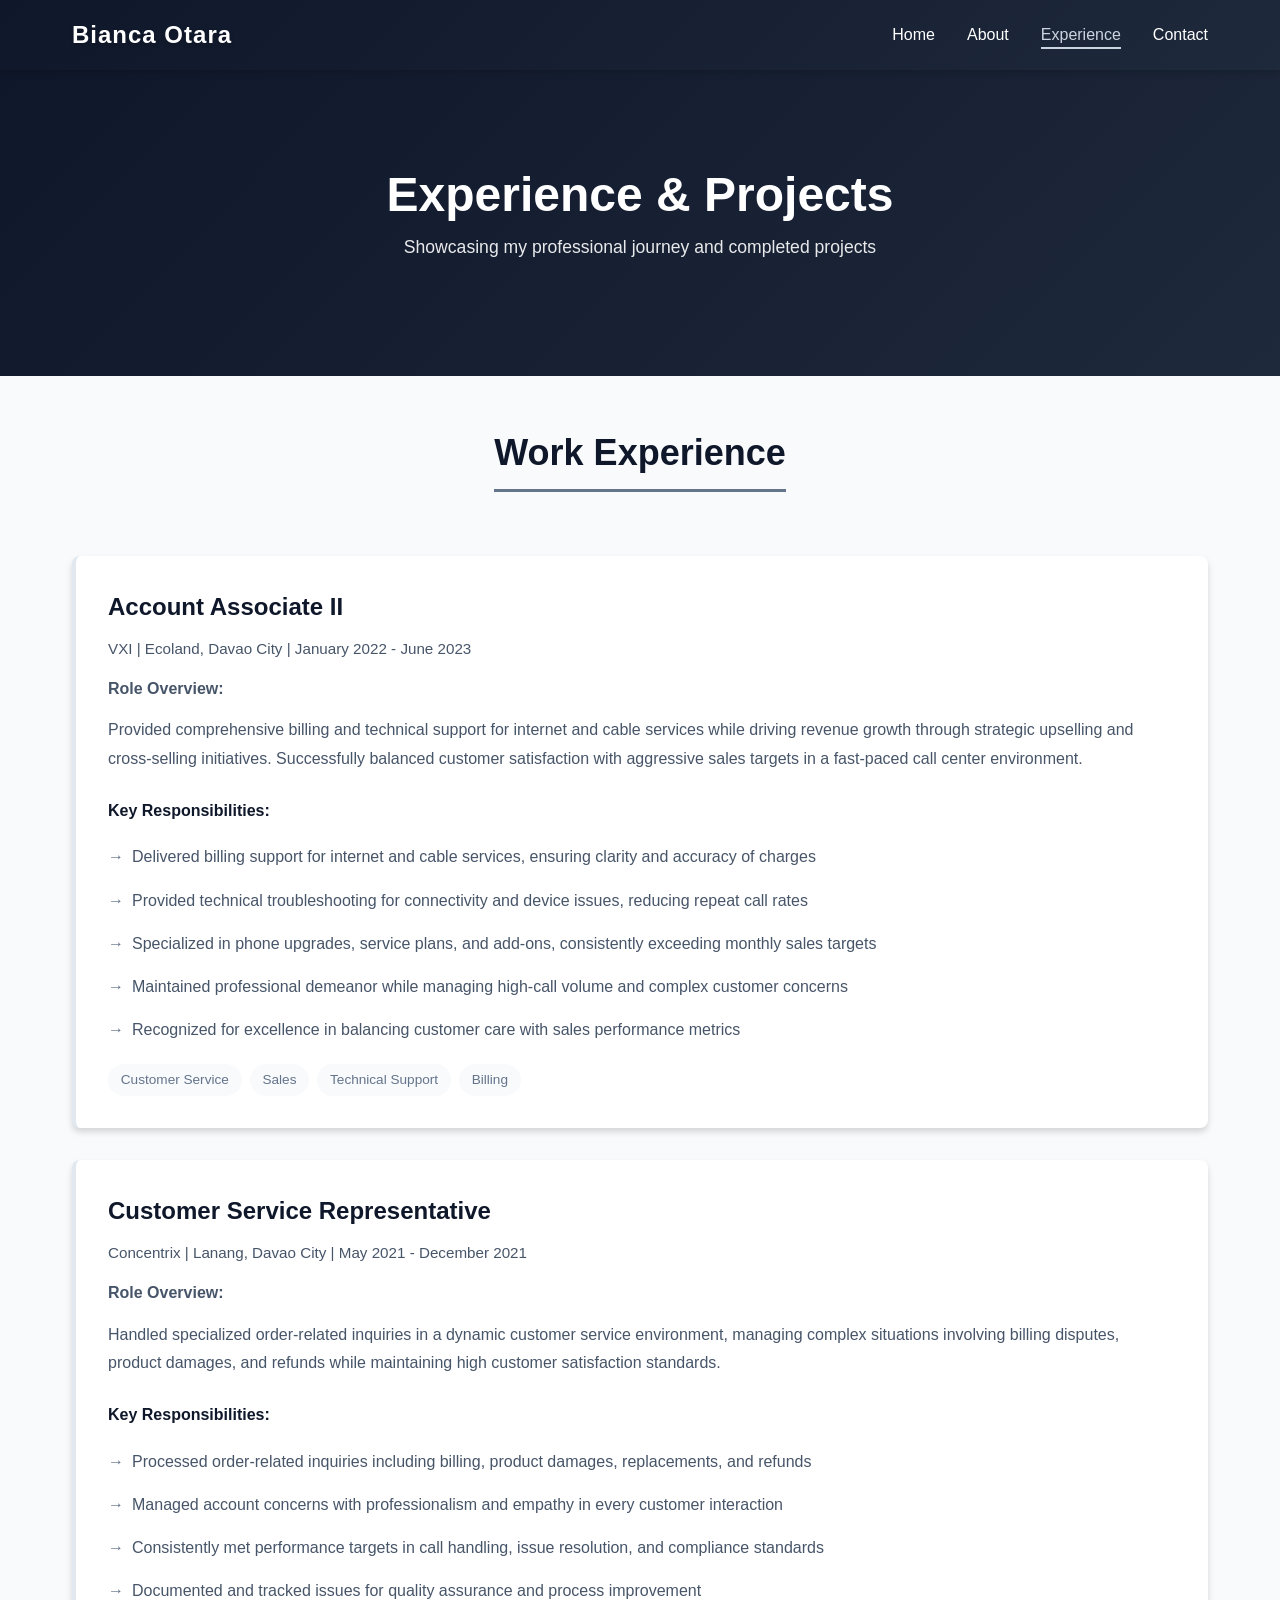
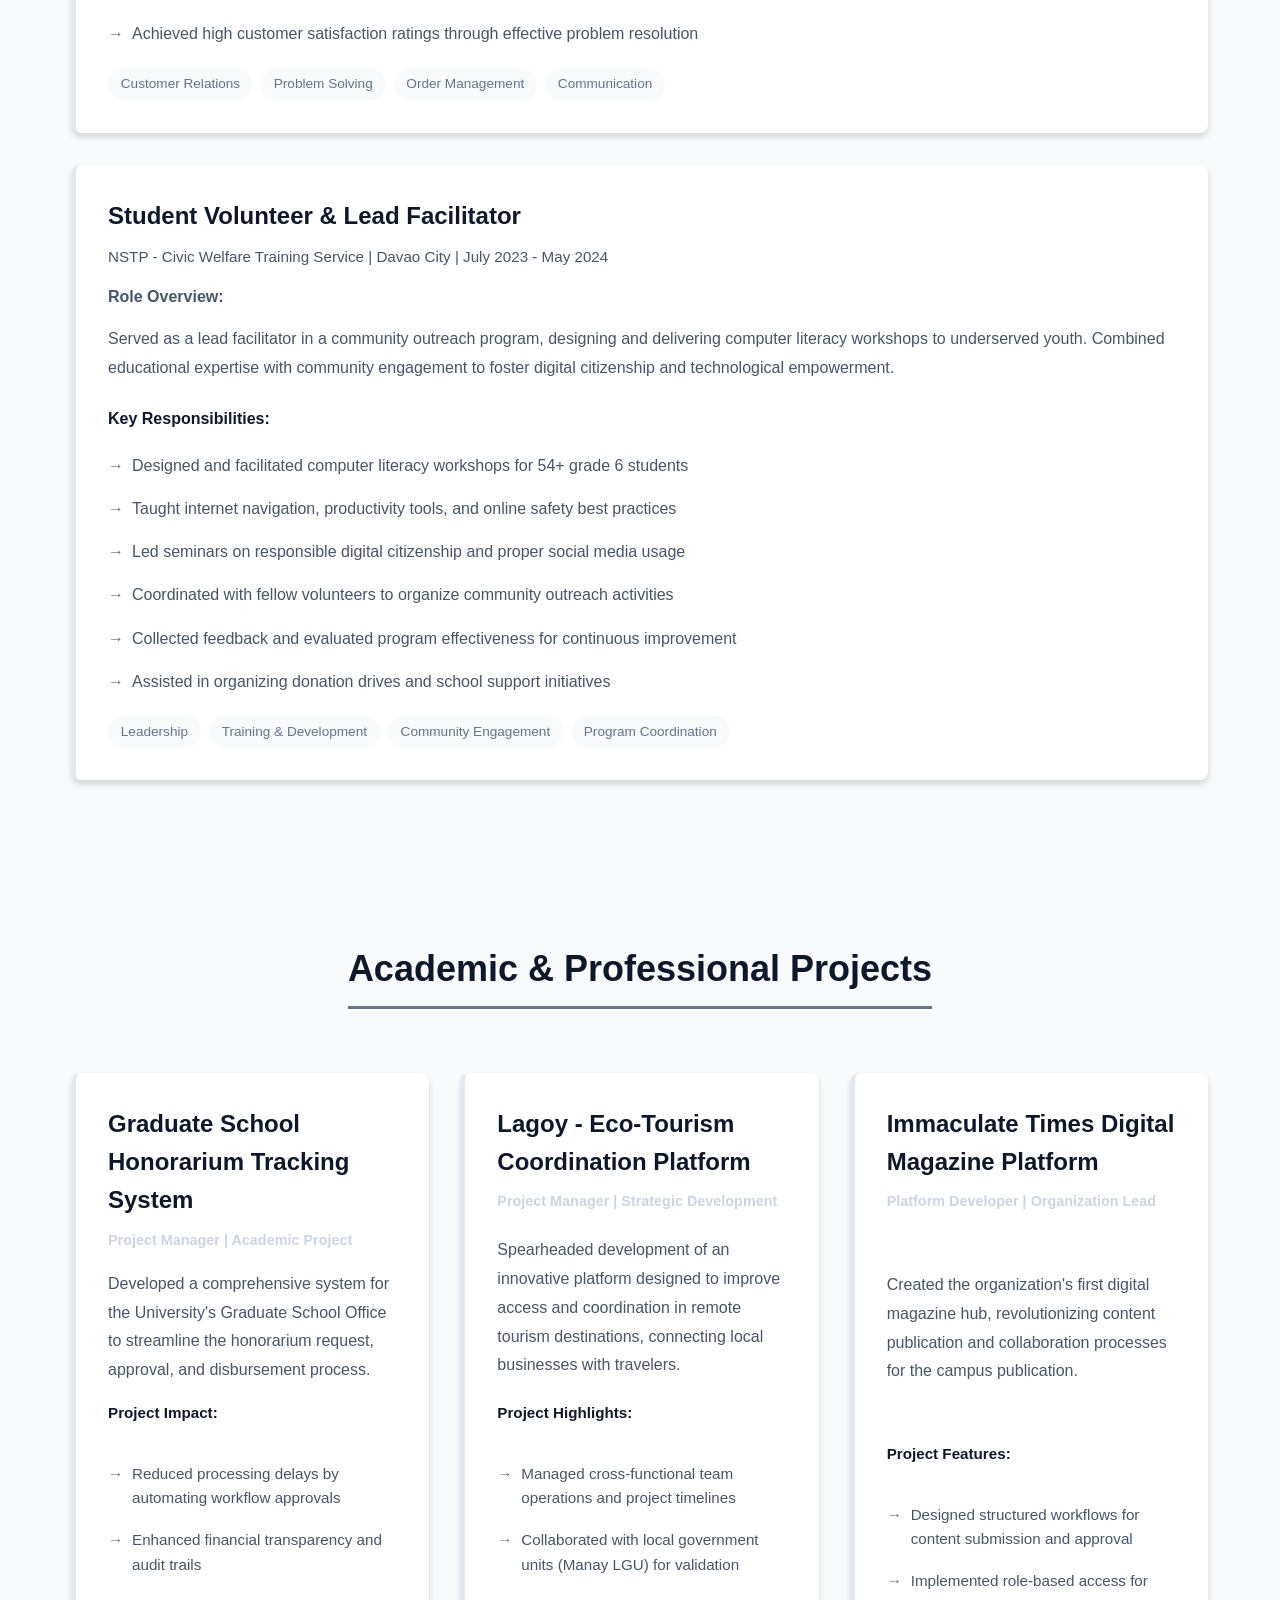
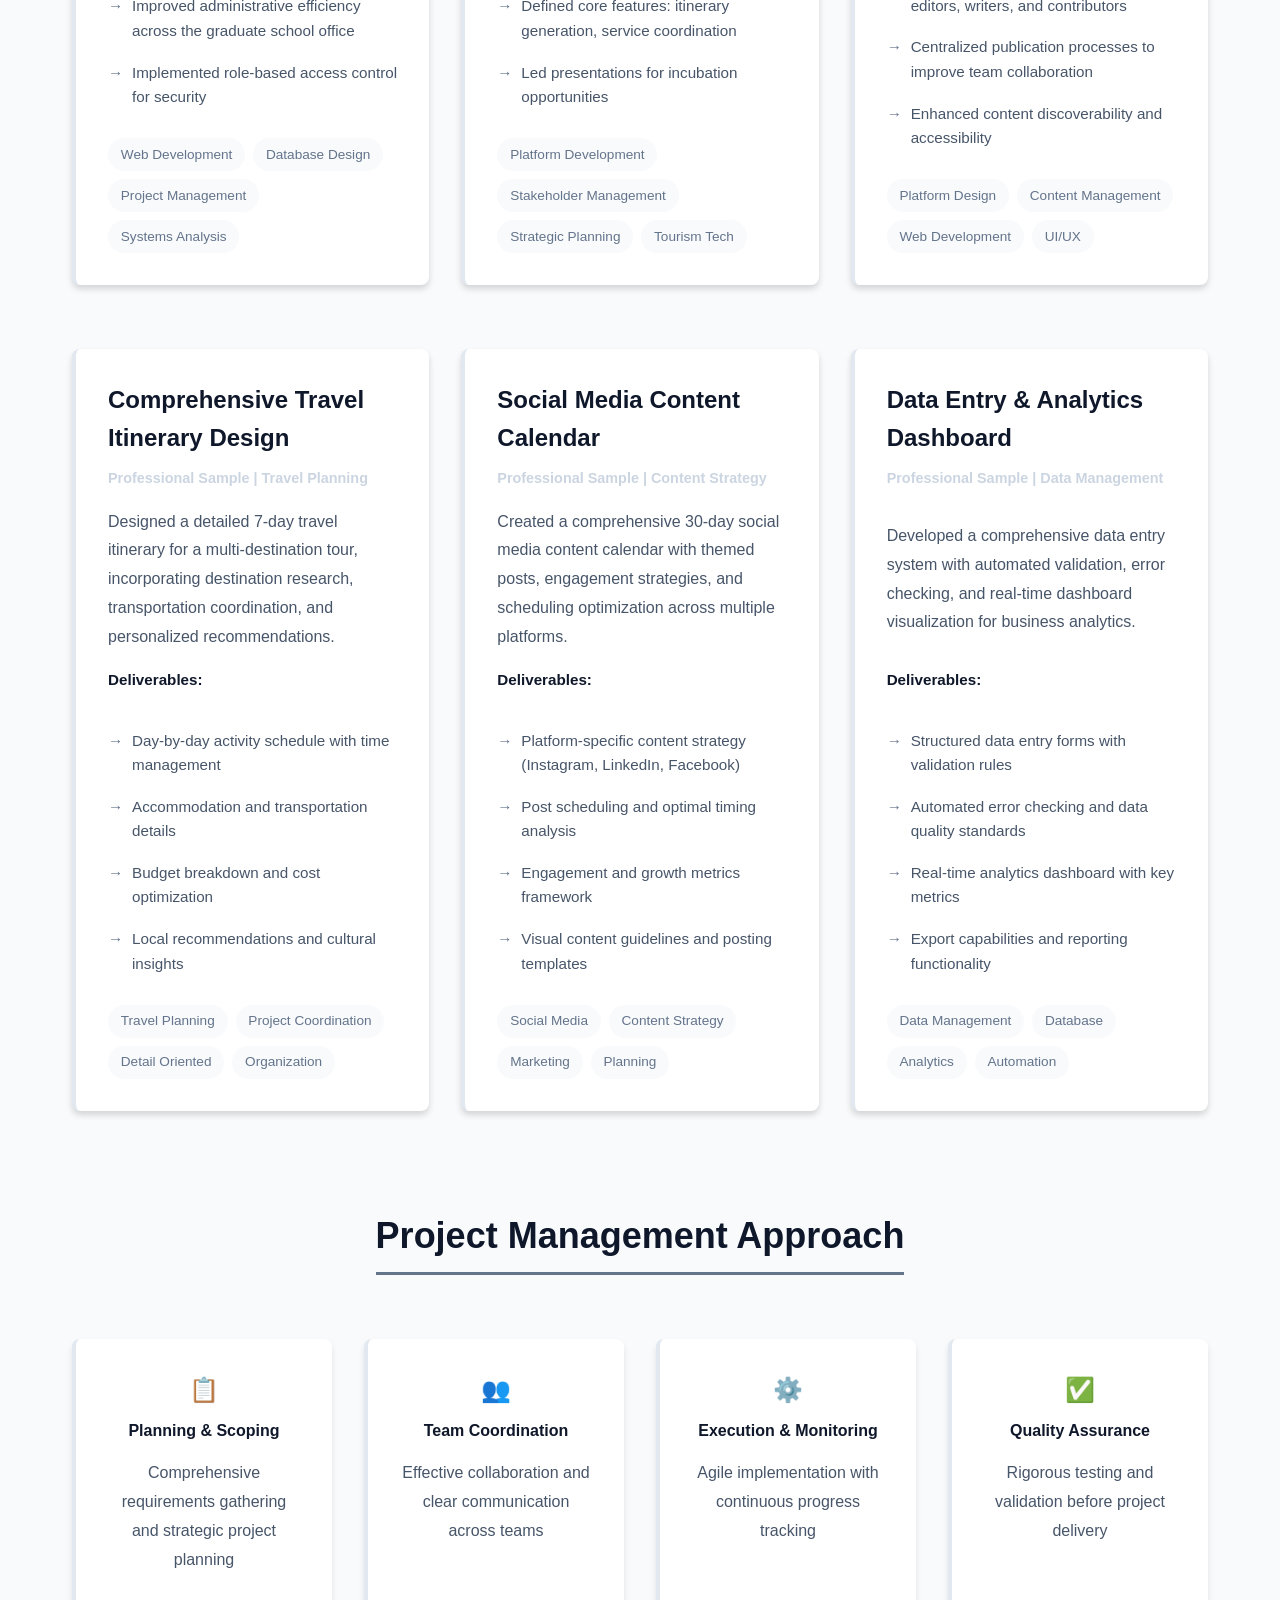
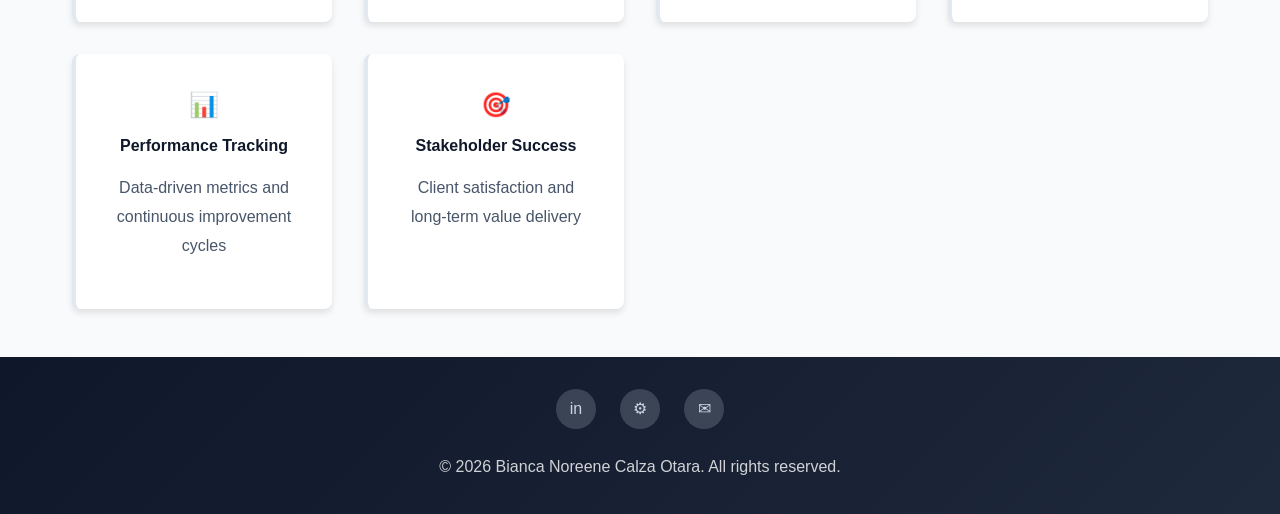
<file: projects.html>
<!DOCTYPE html>
<html lang="en">
<head>
    <meta charset="UTF-8">
    <meta name="viewport" content="width=device-width, initial-scale=1.0">
    <title>Experience & Projects - Bianca Noreene Calza Otara</title>
    <link rel="stylesheet" href="assets/css/style.css">
</head>
<body>
    <!-- Navigation Header -->
    <header>
        <nav>
            <div class="logo">Bianca Otara</div>
            <ul class="nav-links">
                <li><a href="index.html">Home</a></li>
                <li><a href="about.html">About</a></li>
                <li><a href="projects.html" class="active">Experience</a></li>
                <li><a href="contact.html">Contact</a></li>
            </ul>
            <div class="hamburger">
                <span></span>
                <span></span>
                <span></span>
            </div>
        </nav>
    </header>

    <!-- Page Hero Section -->
    <section style="background: linear-gradient(135deg, #0f172a 0%, #1e293b 100%); color: white; padding: 6rem 2rem; min-height: 30vh; display: flex; align-items: center; justify-content: center; text-align: center;">
        <div class="container">
            <h1 style="color: white; margin-bottom: 0.5rem;">Experience & Projects</h1>
            <p style="color: rgba(255,255,255,0.9); font-size: 1.1rem;">Showcasing my professional journey and completed projects</p>
        </div>
    </section>

    <!-- Work Experience Section -->
    <section class="container" style="padding: 3rem 2rem 4rem 2rem;">
        <div class="section-title">
            <h2>Work Experience</h2>
        </div>

        <!-- Experience Item 1 -->
        <div class="experience-item">
            <h3>Account Associate II</h3>
            <p class="experience-meta">VXI | Ecoland, Davao City | January 2022 - June 2023</p>
            
            <p><strong>Role Overview:</strong></p>
            <p>
                Provided comprehensive billing and technical support for internet and cable services while 
                driving revenue growth through strategic upselling and cross-selling initiatives. Successfully 
                balanced customer satisfaction with aggressive sales targets in a fast-paced call center environment.
            </p>

            <h4 style="color: #0f172a; margin-top: 1.5rem; font-weight: 700;">Key Responsibilities:</h4>
            <ul>
                <li>Delivered billing support for internet and cable services, ensuring clarity and accuracy of charges</li>
                <li>Provided technical troubleshooting for connectivity and device issues, reducing repeat call rates</li>
                <li>Specialized in phone upgrades, service plans, and add-ons, consistently exceeding monthly sales targets</li>
                <li>Maintained professional demeanor while managing high-call volume and complex customer concerns</li>
                <li>Recognized for excellence in balancing customer care with sales performance metrics</li>
            </ul>

            <div class="project-tags" style="margin-top: 1rem;">
                <span class="tag">Customer Service</span>
                <span class="tag">Sales</span>
                <span class="tag">Technical Support</span>
                <span class="tag">Billing</span>
            </div>
        </div>

        <!-- Experience Item 2 -->
        <div class="experience-item">
            <h3>Customer Service Representative</h3>
            <p class="experience-meta">Concentrix | Lanang, Davao City | May 2021 - December 2021</p>
            
            <p><strong>Role Overview:</strong></p>
            <p>
                Handled specialized order-related inquiries in a dynamic customer service environment, 
                managing complex situations involving billing disputes, product damages, and refunds 
                while maintaining high customer satisfaction standards.
            </p>

            <h4 style="color: #0f172a; margin-top: 1.5rem; font-weight: 700;">Key Responsibilities:</h4>
            <ul>
                <li>Processed order-related inquiries including billing, product damages, replacements, and refunds</li>
                <li>Managed account concerns with professionalism and empathy in every customer interaction</li>
                <li>Consistently met performance targets in call handling, issue resolution, and compliance standards</li>
                <li>Documented and tracked issues for quality assurance and process improvement</li>
                <li>Achieved high customer satisfaction ratings through effective problem resolution</li>
            </ul>

            <div class="project-tags" style="margin-top: 1rem;">
                <span class="tag">Customer Relations</span>
                <span class="tag">Problem Solving</span>
                <span class="tag">Order Management</span>
                <span class="tag">Communication</span>
            </div>
        </div>

        <!-- Leadership Experience -->
        <div class="experience-item">
            <h3>Student Volunteer & Lead Facilitator</h3>
            <p class="experience-meta">NSTP - Civic Welfare Training Service | Davao City | July 2023 - May 2024</p>
            
            <p><strong>Role Overview:</strong></p>
            <p>
                Served as a lead facilitator in a community outreach program, designing and delivering 
                computer literacy workshops to underserved youth. Combined educational expertise with 
                community engagement to foster digital citizenship and technological empowerment.
            </p>

            <h4 style="color: #0f172a; margin-top: 1.5rem; font-weight: 700;">Key Responsibilities:</h4>
            <ul>
                <li>Designed and facilitated computer literacy workshops for 54+ grade 6 students</li>
                <li>Taught internet navigation, productivity tools, and online safety best practices</li>
                <li>Led seminars on responsible digital citizenship and proper social media usage</li>
                <li>Coordinated with fellow volunteers to organize community outreach activities</li>
                <li>Collected feedback and evaluated program effectiveness for continuous improvement</li>
                <li>Assisted in organizing donation drives and school support initiatives</li>
            </ul>

            <div class="project-tags" style="margin-top: 1rem;">
                <span class="tag">Leadership</span>
                <span class="tag">Training & Development</span>
                <span class="tag">Community Engagement</span>
                <span class="tag">Program Coordination</span>
            </div>
        </div>
    </section>

    <!-- Academic & Professional Projects -->
    <section style="background: #f9fafb; padding: 4rem 2rem;">
        <div class="container">
            <div class="section-title">
                <h2>Academic & Professional Projects</h2>
            </div>

            <div class="projects-grid">
                <!-- Project 1 -->
                <div class="project-card">
                    <h3>Graduate School Honorarium Tracking System</h3>
                    <p class="project-role">Project Manager | Academic Project</p>
                    
                    <p>
                        Developed a comprehensive system for the University's Graduate School Office 
                        to streamline the honorarium request, approval, and disbursement process.
                    </p>

                    <h4 style="color: #0f172a; font-size: 0.95rem; font-weight: 700;">Project Impact:</h4>
                    <ul style="font-size: 0.95rem;">
                        <li>Reduced processing delays by automating workflow approvals</li>
                        <li>Enhanced financial transparency and audit trails</li>
                        <li>Improved administrative efficiency across the graduate school office</li>
                        <li>Implemented role-based access control for security</li>
                    </ul>

                    <div class="project-tags">
                        <span class="tag">Web Development</span>
                        <span class="tag">Database Design</span>
                        <span class="tag">Project Management</span>
                        <span class="tag">Systems Analysis</span>
                    </div>
                </div>

                <!-- Project 2 -->
                <div class="project-card">
                    <h3>Lagoy - Eco-Tourism Coordination Platform</h3>
                    <p class="project-role">Project Manager | Strategic Development</p>
                    
                    <p>
                        Spearheaded development of an innovative platform designed to improve 
                        access and coordination in remote tourism destinations, connecting local 
                        businesses with travelers.
                    </p>

                    <h4 style="color: #0f172a; font-size: 0.95rem; font-weight: 700;">Project Highlights:</h4>
                    <ul style="font-size: 0.95rem;">
                        <li>Managed cross-functional team operations and project timelines</li>
                        <li>Collaborated with local government units (Manay LGU) for validation</li>
                        <li>Defined core features: itinerary generation, service coordination</li>
                        <li>Led presentations for incubation opportunities</li>
                    </ul>

                    <div class="project-tags">
                        <span class="tag">Platform Development</span>
                        <span class="tag">Stakeholder Management</span>
                        <span class="tag">Strategic Planning</span>
                        <span class="tag">Tourism Tech</span>
                    </div>
                </div>

                <!-- Project 3 -->
                <div class="project-card">
                    <h3>Immaculate Times Digital Magazine Platform</h3>
                    <p class="project-role">Platform Developer | Organization Lead</p>
                    
                    <p>
                        Created the organization's first digital magazine hub, revolutionizing 
                        content publication and collaboration processes for the campus publication.
                    </p>

                    <h4 style="color: #0f172a; font-size: 0.95rem; font-weight: 700;">Project Features:</h4>
                    <ul style="font-size: 0.95rem;">
                        <li>Designed structured workflows for content submission and approval</li>
                        <li>Implemented role-based access for editors, writers, and contributors</li>
                        <li>Centralized publication processes to improve team collaboration</li>
                        <li>Enhanced content discoverability and accessibility</li>
                    </ul>

                    <div class="project-tags">
                        <span class="tag">Platform Design</span>
                        <span class="tag">Content Management</span>
                        <span class="tag">Web Development</span>
                        <span class="tag">UI/UX</span>
                    </div>
                </div>

                <!-- Sample Project 1: Travel Itinerary -->
                <div class="project-card" style="border-left-color: #e2e8f0;">
                    <h3>Comprehensive Travel Itinerary Design</h3>
                    <p class="project-role">Professional Sample | Travel Planning</p>
                    
                    <p>
                        Designed a detailed 7-day travel itinerary for a multi-destination tour, 
                        incorporating destination research, transportation coordination, and personalized recommendations.
                    </p>

                    <h4 style="color: #0f172a; font-size: 0.95rem; font-weight: 700;">Deliverables:</h4>
                    <ul style="font-size: 0.95rem;">
                        <li>Day-by-day activity schedule with time management</li>
                        <li>Accommodation and transportation details</li>
                        <li>Budget breakdown and cost optimization</li>
                        <li>Local recommendations and cultural insights</li>
                    </ul>

                    <div class="project-tags">
                        <span class="tag">Travel Planning</span>
                        <span class="tag">Project Coordination</span>
                        <span class="tag">Detail Oriented</span>
                        <span class="tag">Organization</span>
                    </div>
                </div>

                <!-- Sample Project 2: Social Media Calendar -->
                <div class="project-card" style="border-left-color: #e2e8f0;">
                    <h3>Social Media Content Calendar</h3>
                    <p class="project-role">Professional Sample | Content Strategy</p>
                    
                    <p>
                        Created a comprehensive 30-day social media content calendar with themed 
                        posts, engagement strategies, and scheduling optimization across multiple platforms.
                    </p>

                    <h4 style="color: #0f172a; font-size: 0.95rem; font-weight: 700;">Deliverables:</h4>
                    <ul style="font-size: 0.95rem;">
                        <li>Platform-specific content strategy (Instagram, LinkedIn, Facebook)</li>
                        <li>Post scheduling and optimal timing analysis</li>
                        <li>Engagement and growth metrics framework</li>
                        <li>Visual content guidelines and posting templates</li>
                    </ul>

                    <div class="project-tags">
                        <span class="tag">Social Media</span>
                        <span class="tag">Content Strategy</span>
                        <span class="tag">Marketing</span>
                        <span class="tag">Planning</span>
                    </div>
                </div>

                <!-- Sample Project 3: Data Entry & Dashboard -->
                <div class="project-card" style="border-left-color: #e2e8f0;">
                    <h3>Data Entry & Analytics Dashboard</h3>
                    <p class="project-role">Professional Sample | Data Management</p>
                    
                    <p>
                        Developed a comprehensive data entry system with automated validation, 
                        error checking, and real-time dashboard visualization for business analytics.
                    </p>

                    <h4 style="color: #0f172a; font-size: 0.95rem; font-weight: 700;">Deliverables:</h4>
                    <ul style="font-size: 0.95rem;">
                        <li>Structured data entry forms with validation rules</li>
                        <li>Automated error checking and data quality standards</li>
                        <li>Real-time analytics dashboard with key metrics</li>
                        <li>Export capabilities and reporting functionality</li>
                    </ul>

                    <div class="project-tags">
                        <span class="tag">Data Management</span>
                        <span class="tag">Database</span>
                        <span class="tag">Analytics</span>
                        <span class="tag">Automation</span>
                    </div>
                </div>
            </div>
        </div>
    </section>

    <!-- Project Management Methodology -->
    <section class="container">
        <div class="section-title">
            <h2>Project Management Approach</h2>
        </div>

        <div style="display: grid; grid-template-columns: repeat(auto-fit, minmax(250px, 1fr)); gap: 2rem; margin-bottom: 3rem;">
            <div style="background: white; padding: 2rem; border-radius: 8px; box-shadow: 0 4px 6px rgba(0,0,0,0.1); border-left: 4px solid #e2e8f0; text-align: center; transition: all 0.3s ease;" onmouseover="this.style.transform='translateY(-5px)'; this.style.boxShadow='0 10px 25px rgba(0,0,0,0.2)'; this.style.borderLeftColor='#64748b';" onmouseout="this.style.transform='translateY(0)'; this.style.boxShadow='0 4px 6px rgba(0,0,0,0.1)'; this.style.borderLeftColor='#e2e8f0';">
                <h4 style="color: #64748b; font-size: 1.5rem; margin: 0 0 0.5rem 0;">📋</h4>
                <h4 style="color: #0f172a; font-weight: 700;">Planning & Scoping</h4>
                <p style="color: #475569;">Comprehensive requirements gathering and strategic project planning</p>
            </div>

            <div style="background: white; padding: 2rem; border-radius: 8px; box-shadow: 0 4px 6px rgba(0,0,0,0.1); border-left: 4px solid #e2e8f0; text-align: center; transition: all 0.3s ease;" onmouseover="this.style.transform='translateY(-5px)'; this.style.boxShadow='0 10px 25px rgba(0,0,0,0.2)'; this.style.borderLeftColor='#64748b';" onmouseout="this.style.transform='translateY(0)'; this.style.boxShadow='0 4px 6px rgba(0,0,0,0.1)'; this.style.borderLeftColor='#e2e8f0';">
                <h4 style="color: #64748b; font-size: 1.5rem; margin: 0 0 0.5rem 0;">👥</h4>
                <h4 style="color: #0f172a; font-weight: 700;">Team Coordination</h4>
                <p style="color: #475569;">Effective collaboration and clear communication across teams</p>
            </div>

            <div style="background: white; padding: 2rem; border-radius: 8px; box-shadow: 0 4px 6px rgba(0,0,0,0.1); border-left: 4px solid #e2e8f0; text-align: center; transition: all 0.3s ease;" onmouseover="this.style.transform='translateY(-5px)'; this.style.boxShadow='0 10px 25px rgba(0,0,0,0.2)'; this.style.borderLeftColor='#64748b';" onmouseout="this.style.transform='translateY(0)'; this.style.boxShadow='0 4px 6px rgba(0,0,0,0.1)'; this.style.borderLeftColor='#e2e8f0';">
                <h4 style="color: #64748b; font-size: 1.5rem; margin: 0 0 0.5rem 0;">⚙️</h4>
                <h4 style="color: #0f172a; font-weight: 700;">Execution & Monitoring</h4>
                <p style="color: #475569;">Agile implementation with continuous progress tracking</p>
            </div>

            <div style="background: white; padding: 2rem; border-radius: 8px; box-shadow: 0 4px 6px rgba(0,0,0,0.1); border-left: 4px solid #e2e8f0; text-align: center; transition: all 0.3s ease;" onmouseover="this.style.transform='translateY(-5px)'; this.style.boxShadow='0 10px 25px rgba(0,0,0,0.2)'; this.style.borderLeftColor='#64748b';" onmouseout="this.style.transform='translateY(0)'; this.style.boxShadow='0 4px 6px rgba(0,0,0,0.1)'; this.style.borderLeftColor='#e2e8f0';">
                <h4 style="color: #64748b; font-size: 1.5rem; margin: 0 0 0.5rem 0;">✅</h4>
                <h4 style="color: #0f172a; font-weight: 700;">Quality Assurance</h4>
                <p style="color: #475569;">Rigorous testing and validation before project delivery</p>
            </div>

            <div style="background: white; padding: 2rem; border-radius: 8px; box-shadow: 0 4px 6px rgba(0,0,0,0.1); border-left: 4px solid #e2e8f0; text-align: center; transition: all 0.3s ease;" onmouseover="this.style.transform='translateY(-5px)'; this.style.boxShadow='0 10px 25px rgba(0,0,0,0.2)'; this.style.borderLeftColor='#64748b';" onmouseout="this.style.transform='translateY(0)'; this.style.boxShadow='0 4px 6px rgba(0,0,0,0.1)'; this.style.borderLeftColor='#e2e8f0';">
                <h4 style="color: #64748b; font-size: 1.5rem; margin: 0 0 0.5rem 0;">📊</h4>
                <h4 style="color: #0f172a; font-weight: 700;">Performance Tracking</h4>
                <p style="color: #475569;">Data-driven metrics and continuous improvement cycles</p>
            </div>

            <div style="background: white; padding: 2rem; border-radius: 8px; box-shadow: 0 4px 6px rgba(0,0,0,0.1); border-left: 4px solid #e2e8f0; text-align: center; transition: all 0.3s ease;" onmouseover="this.style.transform='translateY(-5px)'; this.style.boxShadow='0 10px 25px rgba(0,0,0,0.2)'; this.style.borderLeftColor='#64748b';" onmouseout="this.style.transform='translateY(0)'; this.style.boxShadow='0 4px 6px rgba(0,0,0,0.1)'; this.style.borderLeftColor='#e2e8f0';">
                <h4 style="color: #64748b; font-size: 1.5rem; margin: 0 0 0.5rem 0;">🎯</h4>
                <h4 style="color: #0f172a; font-weight: 700;">Stakeholder Success</h4>
                <p style="color: #475569;">Client satisfaction and long-term value delivery</p>
            </div>
        </div>
    </section>

    <!-- Footer -->
    <footer>
        <div class="social-links">
            <a href="https://www.linkedin.com/in/bianca-otara" target="_blank" title="LinkedIn">in</a>
            <a href="https://github.com/bnco-uic" target="_blank" title="GitHub">⚙</a>
            <a href="mailto:biancanoreeneotara@gmail.com" title="Email">✉</a>
        </div>
        <p>&copy; 2026 Bianca Noreene Calza Otara. All rights reserved.</p>
    </footer>

    <script src="assets/js/script.js"></script>
</body>
</html>
</file>
<file: assets/css/style.css>
/* ========================================
   MODERN PORTFOLIO WEBSITE - STYLE GUIDE
   Color Palette: Deep Blue, Light Blue, Gold, Off-White
   ======================================== */

:root {
  --primary-dark: #0f172a;
  --primary-blue: #1e293b;
  --secondary-blue: #64748b;
  --accent-gold: #cbd5e1;
  --light-bg: #f8fafc;
  --light-gray: #e2e8f0;
  --text-dark: #0f172a;
  --text-light: #475569;
  --white: #ffffff;
  --shadow: 0 4px 6px rgba(0, 0, 0, 0.15);
  --shadow-lg: 0 10px 25px rgba(0, 0, 0, 0.2);
  --accent-purple: #8b5cf6;
  --accent-pink: #ec4899;
  --accent-cyan: #06b6d4;
  --accent-green: #10b981;
  --accent-orange: #f97316;
}

/* ========================================
   RESET & BASE STYLES
   ======================================== */

* {
  margin: 0;
  padding: 0;
  box-sizing: border-box;
}

html {
  scroll-behavior: smooth;
}

body {
  font-family: 'Segoe UI', Tahoma, Geneva, Verdana, sans-serif;
  line-height: 1.6;
  color: var(--text-dark);
  background-color: var(--light-bg);
  scrollbar-gutter: stable;
}

/* ========================================
   TYPOGRAPHY
   ======================================== */

h1, h2, h3, h4, h5, h6 {
  font-weight: 700;
  margin-bottom: 1rem;
  color: var(--primary-dark);
}

h1 {
  font-size: 3rem;
  line-height: 1.2;
  color: var(--primary-dark);
}

h2 {
  font-size: 2.25rem;
  color: var(--primary-dark) !important;
  border-bottom: 3px solid var(--secondary-blue);
  padding-bottom: 0.5rem;
  display: inline-block;
  font-weight: 700;
}

h3 {
  font-size: 1.5rem;
  color: var(--primary-dark) !important;
  font-weight: 700;
}

h4, h5, h6 {
  color: var(--primary-dark) !important;
  font-weight: 700;
}

p {
  margin-bottom: 1rem;
  color: var(--text-light);
  line-height: 1.8;
  font-weight: 500;
}

li {
  color: var(--text-light);
  font-weight: 500;
}

a {
  color: var(--secondary-blue);
  text-decoration: none;
  transition: all 0.3s ease;
}

a:hover {
  color: var(--primary-dark);
}

/* ========================================
   NAVIGATION BAR
   ======================================== */

header {
  background: linear-gradient(135deg, #0f172a 0%, #1e293b 100%);
  color: var(--white);
  padding: 0;
  position: sticky;
  top: 0;
  z-index: 1000;
  box-shadow: var(--shadow);
}

nav {
  display: flex;
  justify-content: space-between;
  align-items: center;
  padding: 1rem 2rem;
  max-width: 1200px;
  margin: 0 auto;
  width: 100%;
}

.logo {
  font-size: 1.5rem;
  font-weight: 700;
  color: var(--white);
  letter-spacing: 1px;
  text-shadow: 0 2px 4px rgba(0, 0, 0, 0.2);
}

.nav-links {
  display: flex;
  list-style: none;
  gap: 2rem;
}

.nav-links a {
  color: var(--white);
  font-weight: 500;
  transition: all 0.3s ease;
  border-bottom: 2px solid transparent;
  padding-bottom: 0.25rem;
}

.nav-links a:hover,
.nav-links a.active {
  border-bottom: 2px solid var(--accent-gold);
  color: var(--accent-gold);
}

.hamburger {
  display: none;
  flex-direction: column;
  cursor: pointer;
}

.hamburger span {
  width: 25px;
  height: 3px;
  background-color: var(--white);
  margin: 5px 0;
  transition: 0.3s;
}

/* ========================================
   HERO SECTION (LANDING PAGE)
   ======================================== */

.hero {
  background: linear-gradient(135deg, var(--primary-dark) 0%, var(--primary-blue) 100%);
  color: var(--white);
  padding: 6rem 2rem;
  text-align: center;
  min-height: 80vh;
  display: flex;
  align-items: center;
  justify-content: center;
}

.hero-content {
  max-width: 800px;
}

.hero-photo {
  width: 250px;
  height: 250px;
  border-radius: 50%;
  margin: 0 auto 2rem;
  border: 4px solid #cbd5e1;
  object-fit: cover;
  box-shadow: var(--shadow-lg);
}

.hero h1 {
  color: var(--white) !important;
  font-size: 3.5rem;
  margin-bottom: 0.5rem;
  letter-spacing: -1px;
  text-shadow: 0 2px 8px rgba(0, 0, 0, 0.3);
}

.hero .title {
  font-size: 1.75rem;
  color: var(--accent-gold);
  margin-bottom: 1.5rem;
  font-weight: 500;
  text-shadow: 0 2px 8px rgba(0, 0, 0, 0.3);
}

.hero p {
  color: rgba(255, 255, 255, 0.9);
  font-size: 1.1rem;
  margin-bottom: 2rem;
}

.cta-buttons {
  display: flex;
  gap: 1rem;
  justify-content: center;
  flex-wrap: wrap;
}

/* ========================================
   BUTTONS
   ======================================== */

.btn {
  padding: 0.85rem 2rem;
  border-radius: 5px;
  font-weight: 600;
  font-size: 1rem;
  cursor: pointer;
  transition: all 0.3s ease;
  border: 2px solid transparent;
  display: inline-block;
}

.btn-primary {
  background-color: var(--secondary-blue);
  color: var(--white);
  border-color: var(--secondary-blue);
}

.btn-primary:hover {
  background-color: var(--primary-dark);
  color: var(--accent-gold);
  transform: translateY(-2px);
  box-shadow: var(--shadow-lg);
  border-color: var(--primary-dark);
}

.btn-secondary {
  background-color: transparent;
  color: var(--white);
  border-color: var(--white);
}

.btn-secondary:hover {
  background-color: var(--white);
  color: var(--primary-dark);
  transform: translateY(-2px);
  box-shadow: var(--shadow-lg);
}

.btn-outline {
  background-color: transparent;
  color: var(--secondary-blue);
  border-color: var(--secondary-blue);
}

.btn-outline:hover {
  background-color: var(--secondary-blue);
  color: var(--white);
}

/* ========================================
   CONTAINERS & SECTIONS
   ======================================== */

.container {
  max-width: 1200px;
  margin: 0 auto;
  padding: 0 2rem;
}

section {
  padding: 4rem 2rem;
}

.section-title {
  text-align: center;
  margin-bottom: 3rem;
}

.section-title h2 {
  display: inline-block;
}

/* ========================================
   ABOUT SECTION
   ======================================== */

.about-content {
  display: grid;
  grid-template-columns: 1fr 1fr;
  gap: 3rem;
  align-items: start;
}

.about-text h3,
.about-text h4 {
  margin-top: 2rem;
  margin-bottom: 1rem;
}

.about-text h4 {
  color: var(--primary-dark);
  font-size: 1.1rem;
  font-weight: 700;
}

.about-text ul {
  list-style: none;
  margin-bottom: 1.5rem;
}

.about-text ul li {
  padding-left: 1.5rem;
  margin-bottom: 0.5rem;
  position: relative;
  color: var(--text-light);
  font-weight: 500;
}

.about-text ul li:before {
  content: "▸";
  position: absolute;
  left: 0;
  color: var(--secondary-blue);
  font-size: 1.2rem;
}

.skills-grid {
  display: grid;
  grid-template-columns: repeat(auto-fit, minmax(250px, 1fr));
  gap: 2rem;
}

.skill-category {
  background: var(--white);
  padding: 1.5rem;
  border-radius: 8px;
  box-shadow: var(--shadow);
  border-left: 4px solid var(--light-gray);
  transition: all 0.3s ease;
}

.skill-category:hover {
  transform: translateY(-3px);
  box-shadow: var(--shadow-lg);
  border-left-color: var(--secondary-blue);
}

.skill-category h4 {
  color: var(--primary-dark) !important;
  margin-bottom: 1rem;
  font-weight: 700;
}

.skill-category ul {
  list-style: none;
}

.skill-category ul li {
  padding: 0.4rem 0;
  color: var(--text-light);
  font-weight: 500;
}

.skill-category ul li:before {
  content: "✓ ";
  color: var(--secondary-blue);
  font-weight: bold;
  margin-right: 0.5rem;
}

/* ========================================
   EXPERIENCE SECTION
   ======================================== */

.experience-item,
.project-card {
  background: var(--white);
  padding: 2rem;
  margin-bottom: 2rem;
  border-radius: 8px;
  box-shadow: var(--shadow);
  border-left: 4px solid var(--light-gray);
  transition: all 0.3s ease;
}

.experience-item:hover,
.project-card:hover {
  transform: translateY(-5px);
  box-shadow: var(--shadow-lg);
  border-left-color: var(--secondary-blue);
}

.experience-item h3,
.project-card h3 {
  color: var(--primary-dark) !important;
  margin-bottom: 0.5rem;
  font-weight: 700;
}

.experience-meta {
  color: var(--text-light);
  font-weight: 600;
  margin-bottom: 1rem;
  font-size: 0.95rem;
}

.experience-item p {
  margin-bottom: 0.8rem;
  color: var(--text-light);
  font-weight: 500;
}

.experience-item ul,
.project-card ul {
  list-style: none;
  margin-top: 1rem;
}

.experience-item ul li,
.project-card ul li {
  color: var(--text-light);
  font-weight: 500;
  padding: 0.3rem 0;
}

.experience-item ul li,
.project-card ul li {
  padding-left: 1.5rem;
  margin-bottom: 0.5rem;
  position: relative;
}

.experience-item ul li:before,
.project-card ul li:before {
  content: "→";
  position: absolute;
  left: 0;
  color: var(--secondary-blue);
}

/* ========================================
   PROJECTS SECTION
   ======================================== */

.projects-grid {
  display: grid;
  grid-template-columns: repeat(auto-fit, minmax(300px, 1fr));
  gap: 2rem;
  margin-top: 2rem;
}

.project-card {
  display: flex;
  flex-direction: column;
}

.project-card h3 {
  margin-bottom: 0.5rem;
}

.project-role {
  color: var(--accent-gold);
  font-size: 0.9rem;
  font-weight: 600;
  margin-bottom: 1rem;
}

.project-card p {
  flex-grow: 1;
  margin-bottom: 1rem;
}

.project-tags {
  display: flex;
  flex-wrap: wrap;
  gap: 0.5rem;
  margin-top: 1rem;
}

.tag {
  background-color: var(--light-bg);
  color: var(--secondary-blue);
  padding: 0.35rem 0.8rem;
  border-radius: 20px;
  font-size: 0.85rem;
  font-weight: 500;
}

/* ========================================
   CONTACT SECTION
   ======================================== */

.contact-content {
  display: grid;
  grid-template-columns: 1fr 1fr;
  gap: 3rem;
  margin-top: 2rem;
}

.contact-info {
  background: var(--white);
  padding: 2rem;
  border-radius: 8px;
  box-shadow: var(--shadow);
}

.contact-item {
  margin-bottom: 1.5rem;
  display: flex;
  gap: 1rem;
}

.contact-icon {
  width: 50px;
  height: 50px;
  background-color: var(--light-bg);
  border-radius: 50%;
  display: flex;
  align-items: center;
  justify-content: center;
  color: var(--secondary-blue);
  font-size: 1.5rem;
  flex-shrink: 0;
}

.contact-text h4 {
  color: var(--primary-dark);
  margin-bottom: 0.25rem;
}

.contact-text p {
  margin: 0;
}

/* ========================================
   CONTACT FORM
   ======================================== */

.contact-form {
  background: var(--white);
  padding: 2rem;
  border-radius: 8px;
  box-shadow: var(--shadow);
}

.form-group {
  margin-bottom: 1.5rem;
}

.form-group label {
  display: block;
  margin-bottom: 0.5rem;
  color: var(--primary-dark);
  font-weight: 600;
}

.form-group input,
.form-group textarea {
  width: 100%;
  padding: 0.85rem;
  border: 2px solid var(--light-gray);
  border-radius: 5px;
  font-family: inherit;
  font-size: 1rem;
  transition: all 0.3s ease;
}

.form-group input:focus,
.form-group textarea:focus {
  outline: none;
  border-color: var(--secondary-blue);
  background-color: rgba(59, 130, 246, 0.05);
}

.form-group textarea {
  resize: vertical;
  min-height: 150px;
}

.form-submit {
  width: 100%;
}

/* ========================================
   FOOTER
   ======================================== */

footer {
  background: linear-gradient(135deg, var(--primary-dark) 0%, var(--primary-blue) 100%);
  color: var(--white);
  text-align: center;
  padding: 2rem;
  margin-top: 3rem;
}

.social-links {
  margin-bottom: 1.5rem;
  display: flex;
  justify-content: center;
  gap: 1.5rem;
}

.social-links a {
  width: 40px;
  height: 40px;
  border-radius: 50%;
  background-color: rgba(203, 213, 225, 0.2);
  display: flex;
  align-items: center;
  justify-content: center;
  color: var(--accent-gold);
  transition: all 0.3s ease;
}

.social-links a:hover {
  background-color: var(--accent-gold);
  color: var(--primary-dark);
  transform: translateY(-3px);
}

footer p {
  color: rgba(255, 255, 255, 0.8);
  margin: 0;
}

/* ========================================
   RESPONSIVE DESIGN
   ======================================== */

@media (max-width: 768px) {
  h1 {
    font-size: 2rem;
  }

  h2 {
    font-size: 1.75rem;
  }

  h3 {
    font-size: 1.25rem;
  }

  .nav-links {
    gap: 1rem;
  }

  .hamburger {
    display: flex;
  }

  .nav-links {
    display: none;
    flex-direction: column;
    position: absolute;
    top: 70px;
    left: 0;
    right: 0;
    background: var(--primary-dark);
    padding: 2rem;
    gap: 1rem;
  }

  .nav-links.active {
    display: flex;
  }

  .hero {
    padding: 3rem 1rem;
    min-height: 60vh;
  }

  .hero h1 {
    font-size: 2rem;
  }

  .hero .title {
    font-size: 1.25rem;
  }

  .cta-buttons {
    flex-direction: column;
  }

  .cta-buttons .btn {
    width: 100%;
  }

  .about-content,
  .contact-content {
    grid-template-columns: 1fr;
  }

  .skills-grid {
    grid-template-columns: 1fr;
  }

  .projects-grid {
    grid-template-columns: 1fr;
  }

  section {
    padding: 2rem 1rem;
  }
}

@media (max-width: 480px) {
  nav {
    padding: 1rem;
  }

  .logo {
    font-size: 1.25rem;
  }

  h1 {
    font-size: 1.5rem;
  }

  h2 {
    font-size: 1.5rem;
  }

  h3 {
    font-size: 1.1rem;
  }

  .hero-photo {
    width: 120px;
    height: 120px;
  }

  .hero p {
    font-size: 1rem;
  }

  .btn {
    padding: 0.7rem 1.5rem;
    font-size: 0.9rem;
  }

  .contact-item {
    flex-direction: column;
    align-items: flex-start;
  }
}

/* ========================================
   UTILITY CLASSES
   ======================================== */

.text-center {
  text-align: center;
}

.mb-1 {
  margin-bottom: 0.5rem;
}

.mb-2 {
  margin-bottom: 1rem;
}

.mb-3 {
  margin-bottom: 2rem;
}

.mt-3 {
  margin-top: 2rem;
}

.success-message {
  background-color: #d1fae5;
  color: #065f46;
  padding: 1rem;
  border-radius: 5px;
  margin-top: 1rem;
  display: none;
}

.success-message.show {
  display: block;
}

.error-message {
  background-color: #fee2e2;
  color: #991b1b;
  padding: 1rem;
  border-radius: 5px;
  margin-top: 1rem;
  display: none;
}

.error-message.show {
  display: block;
}
</file>
